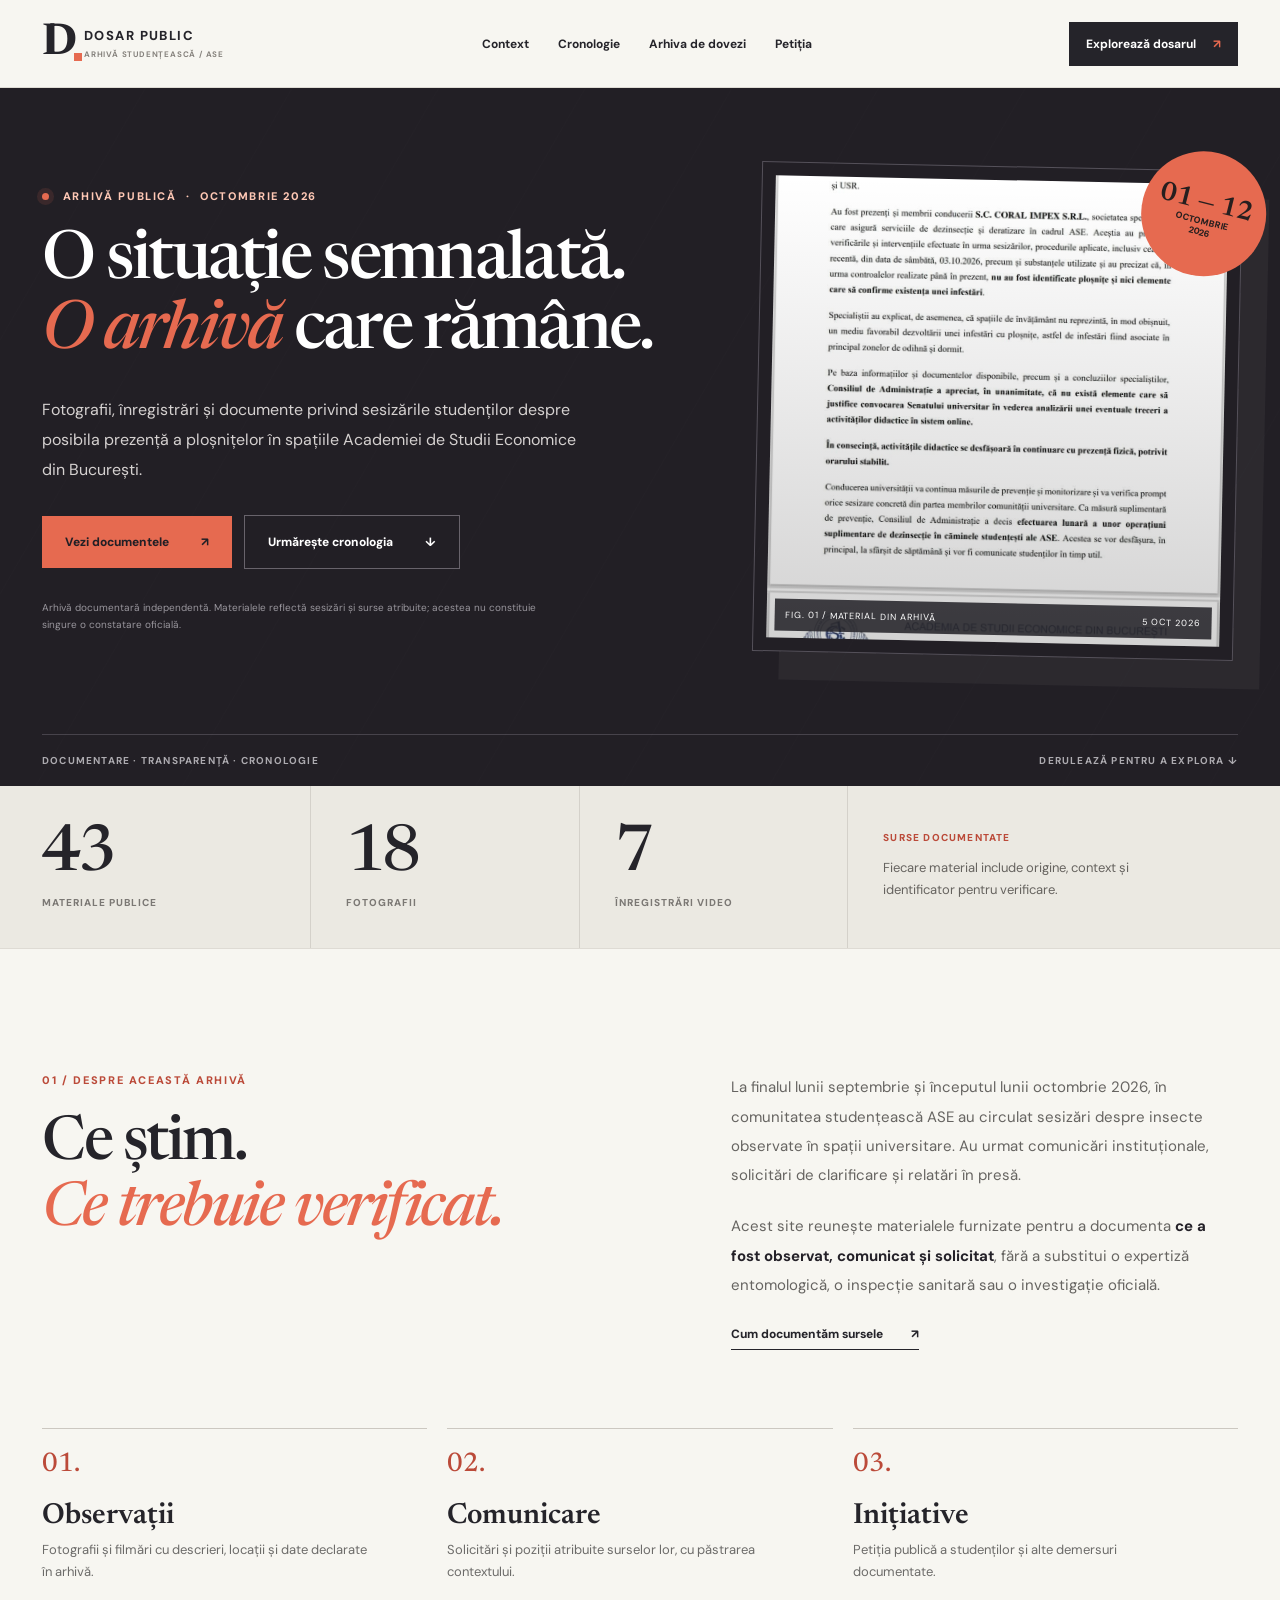
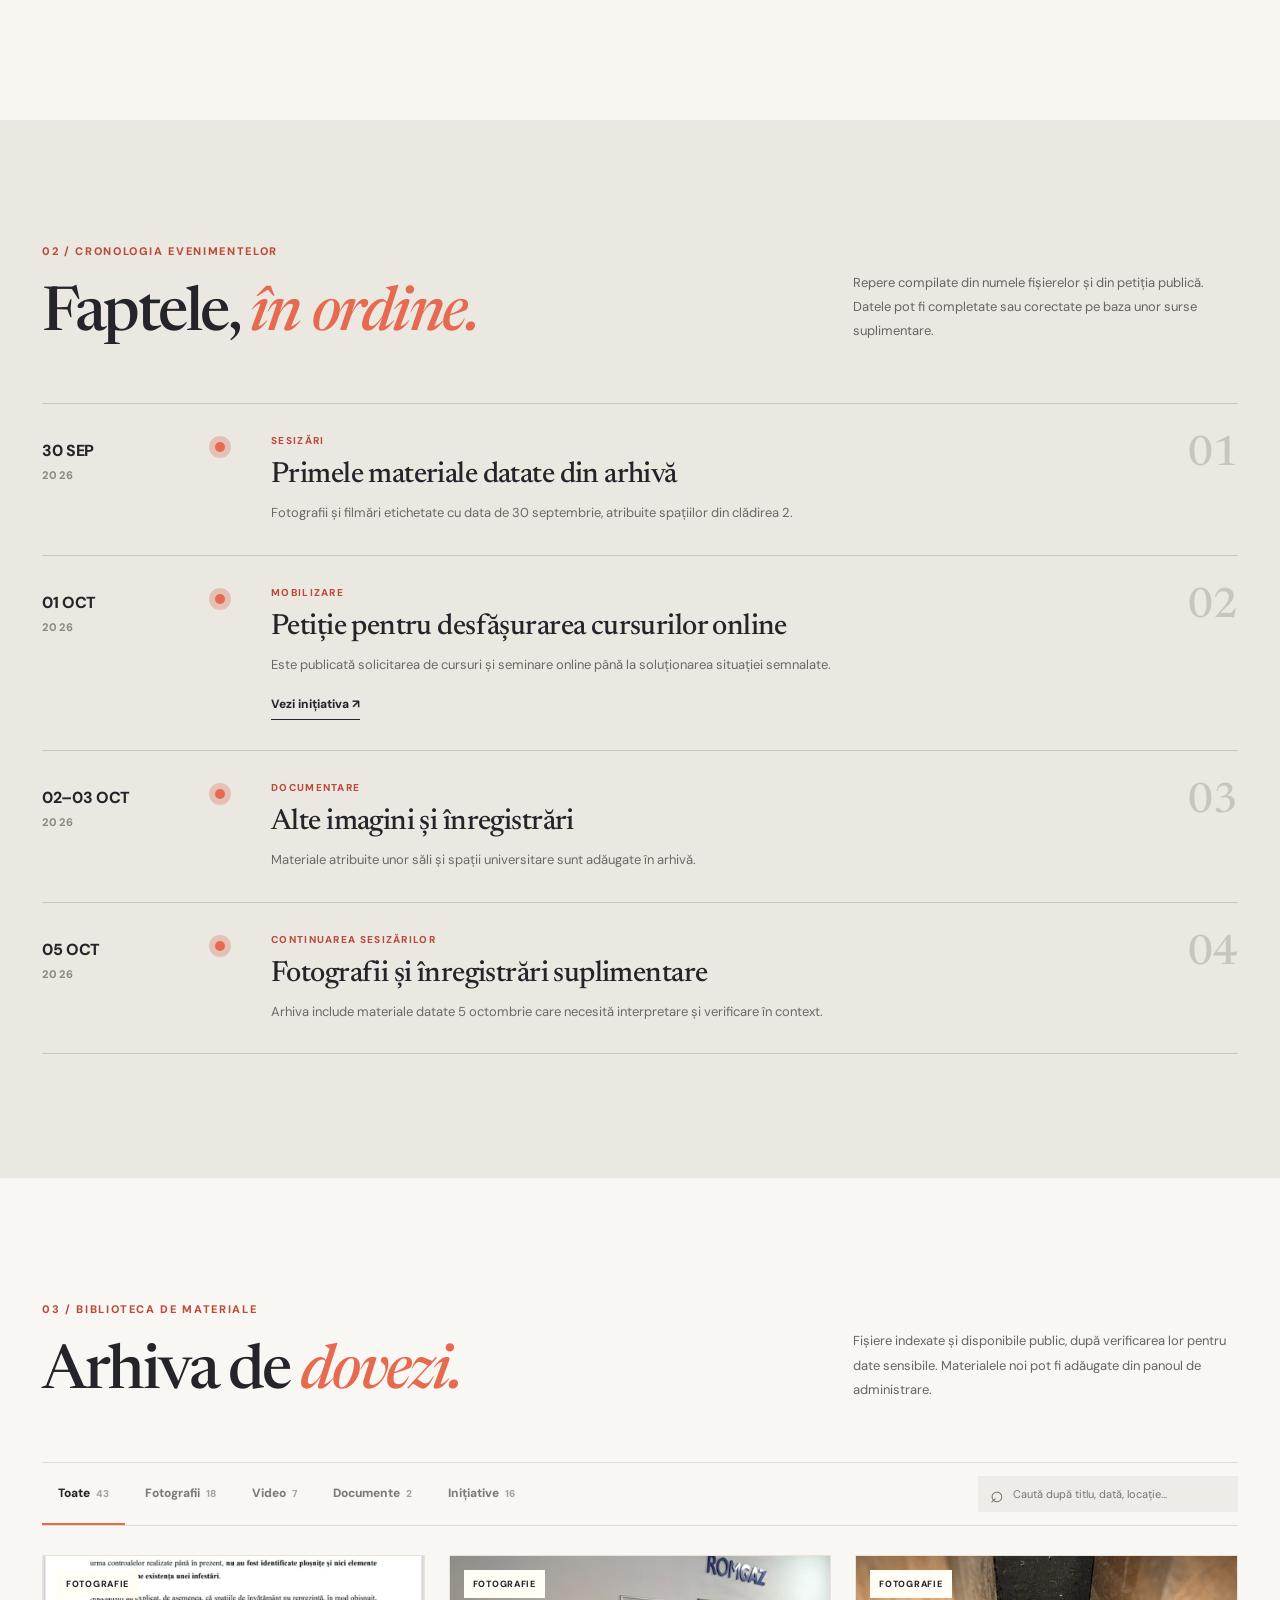
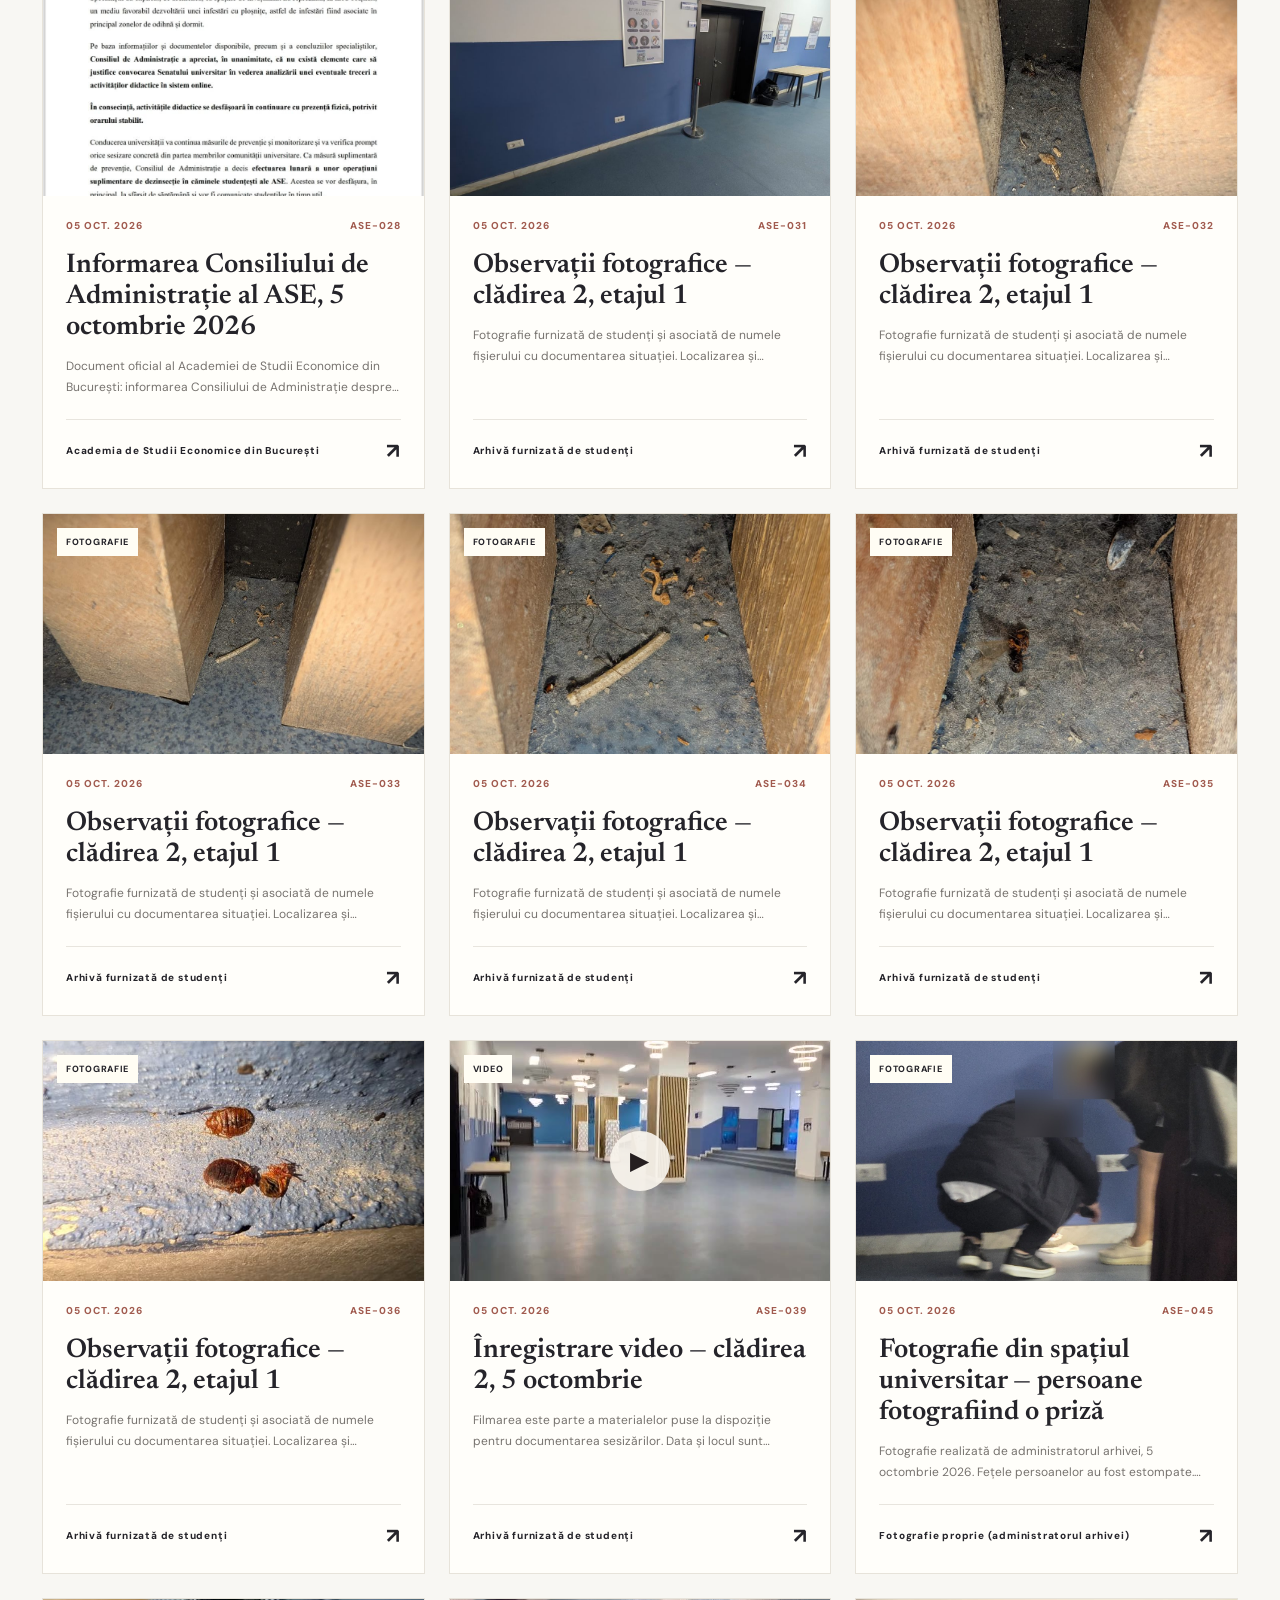
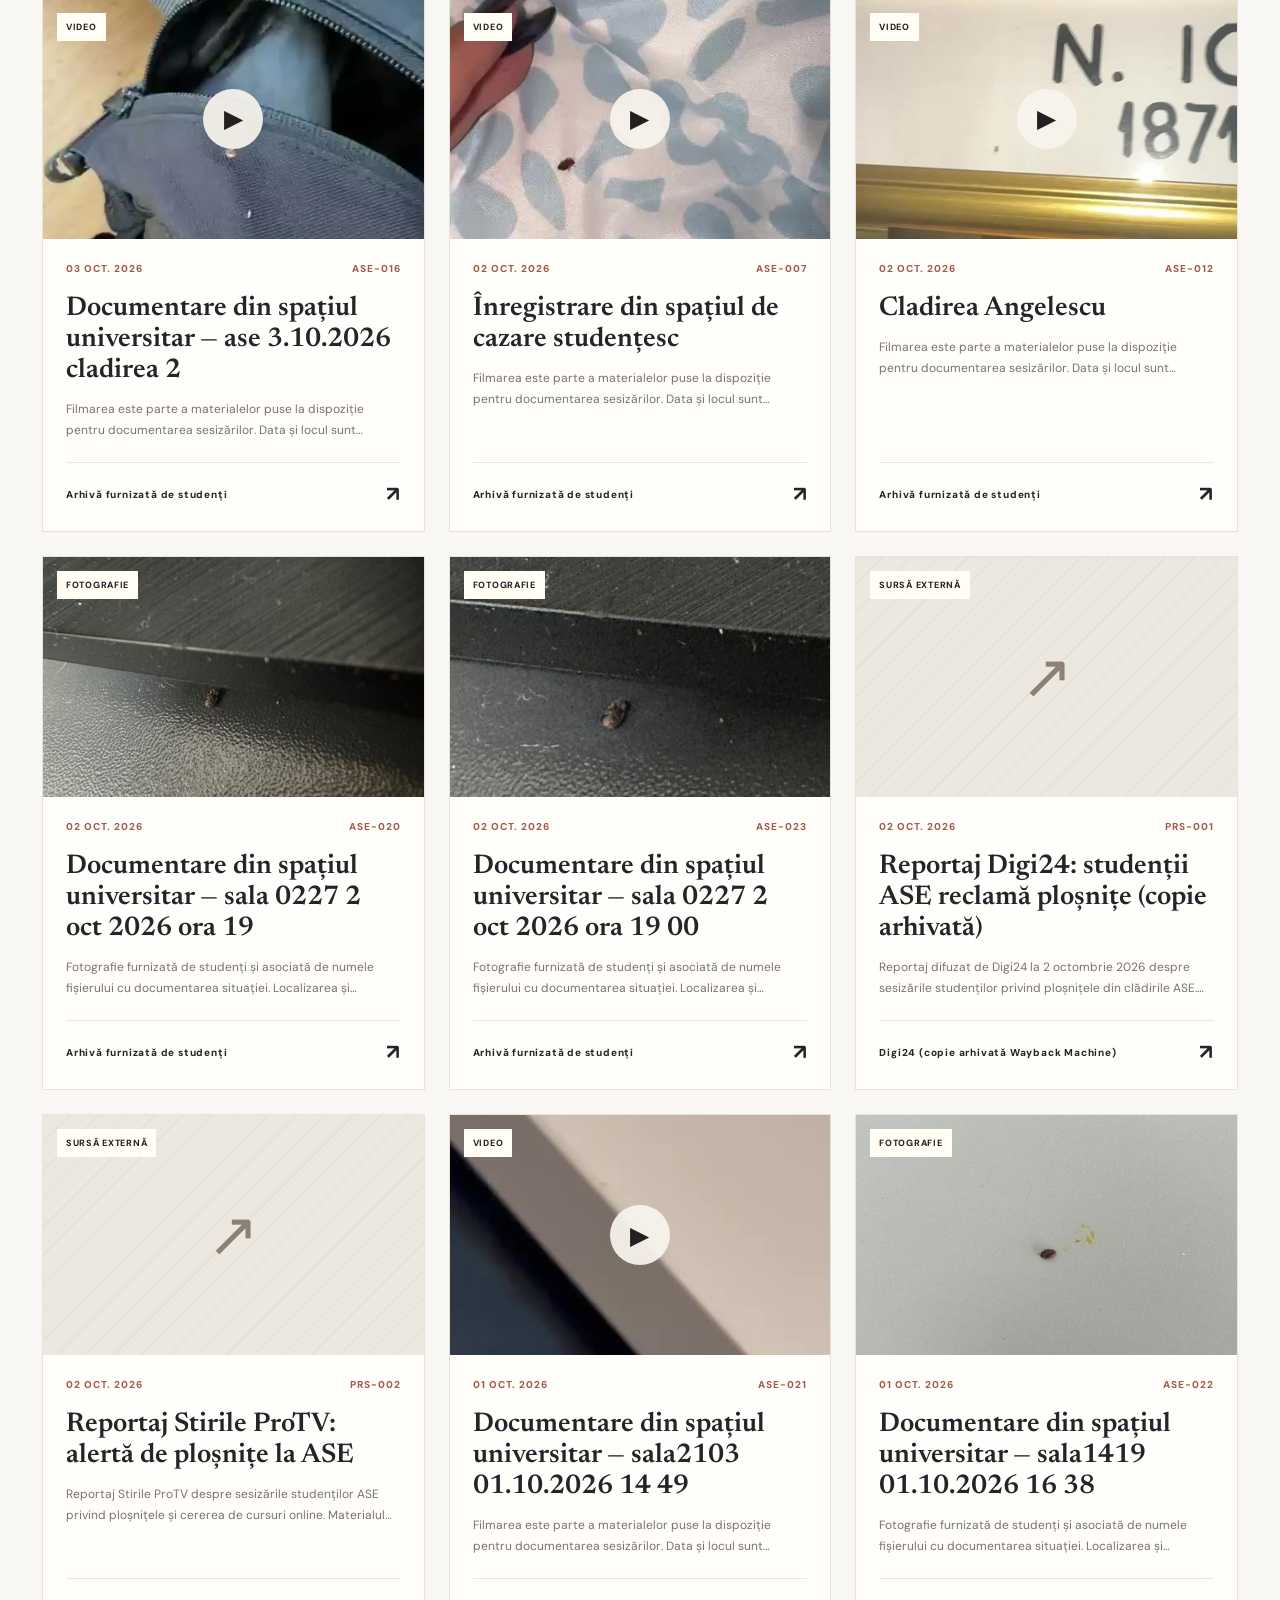
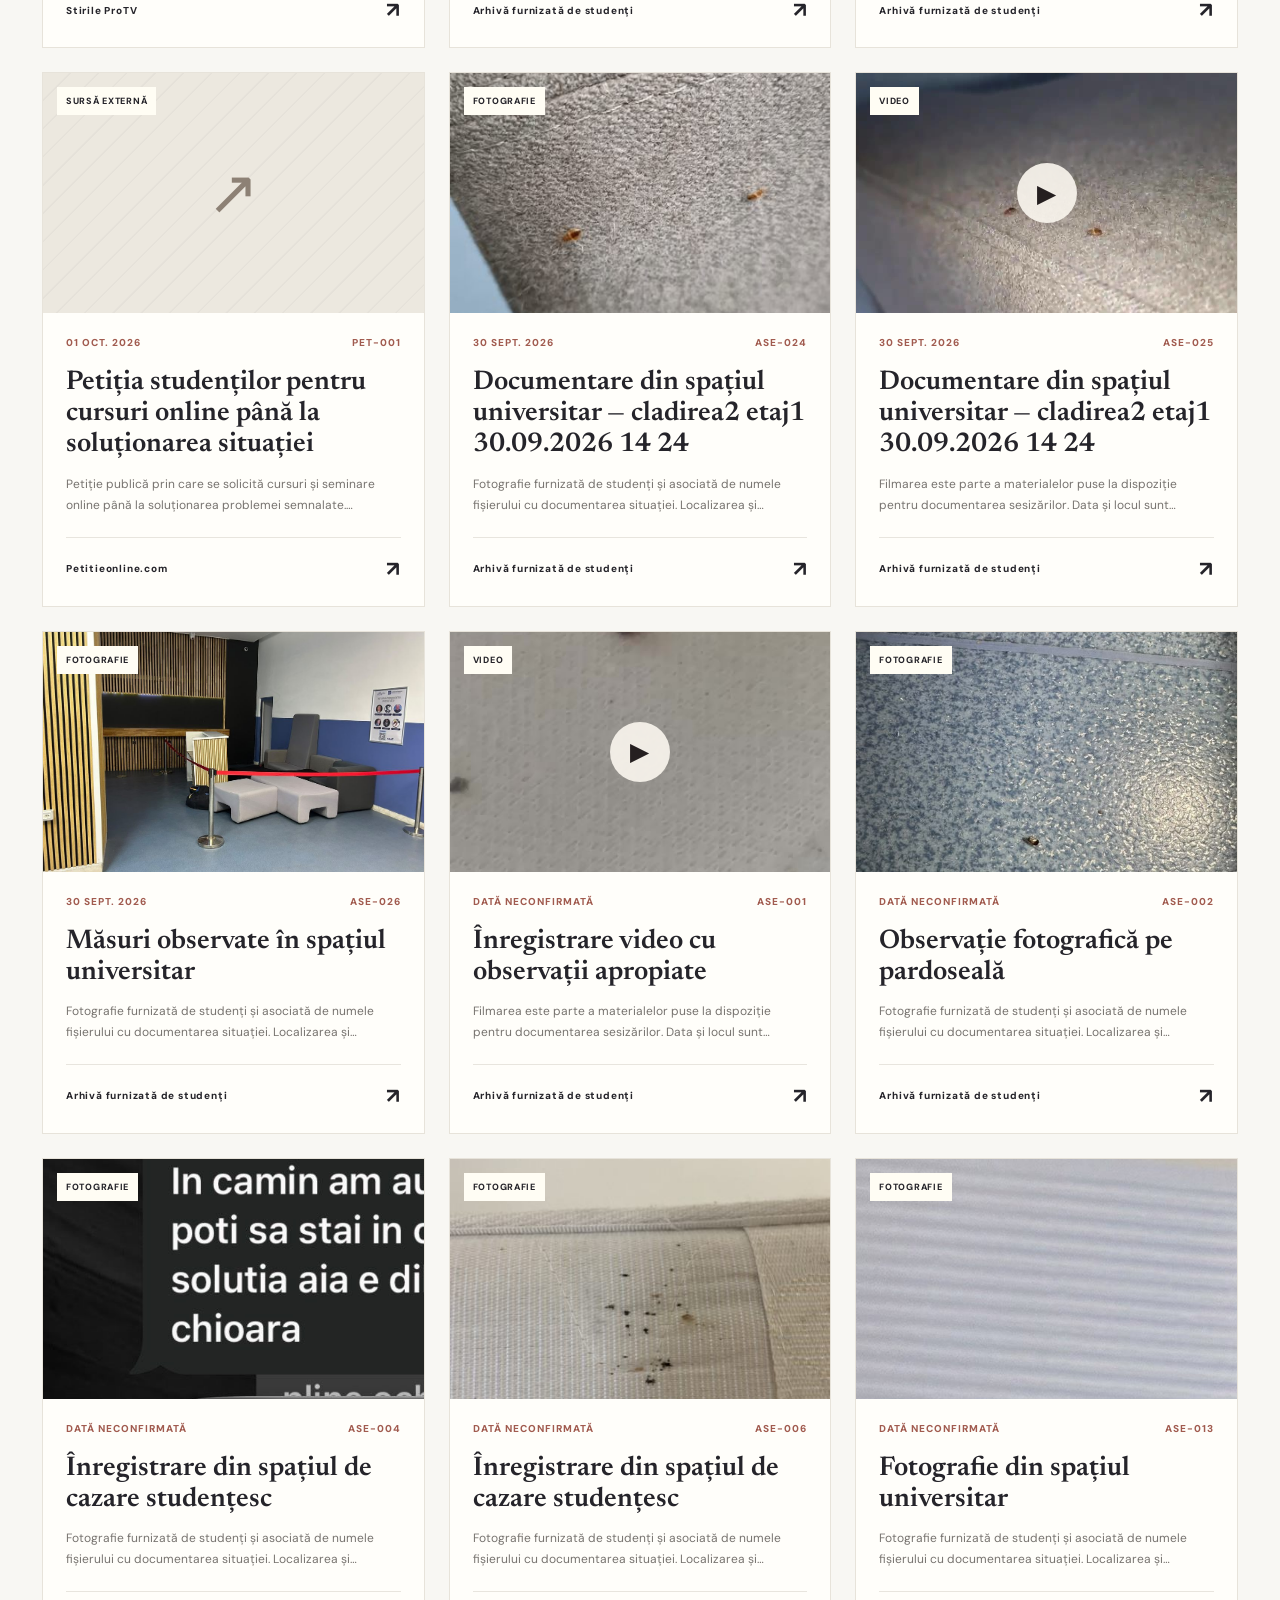
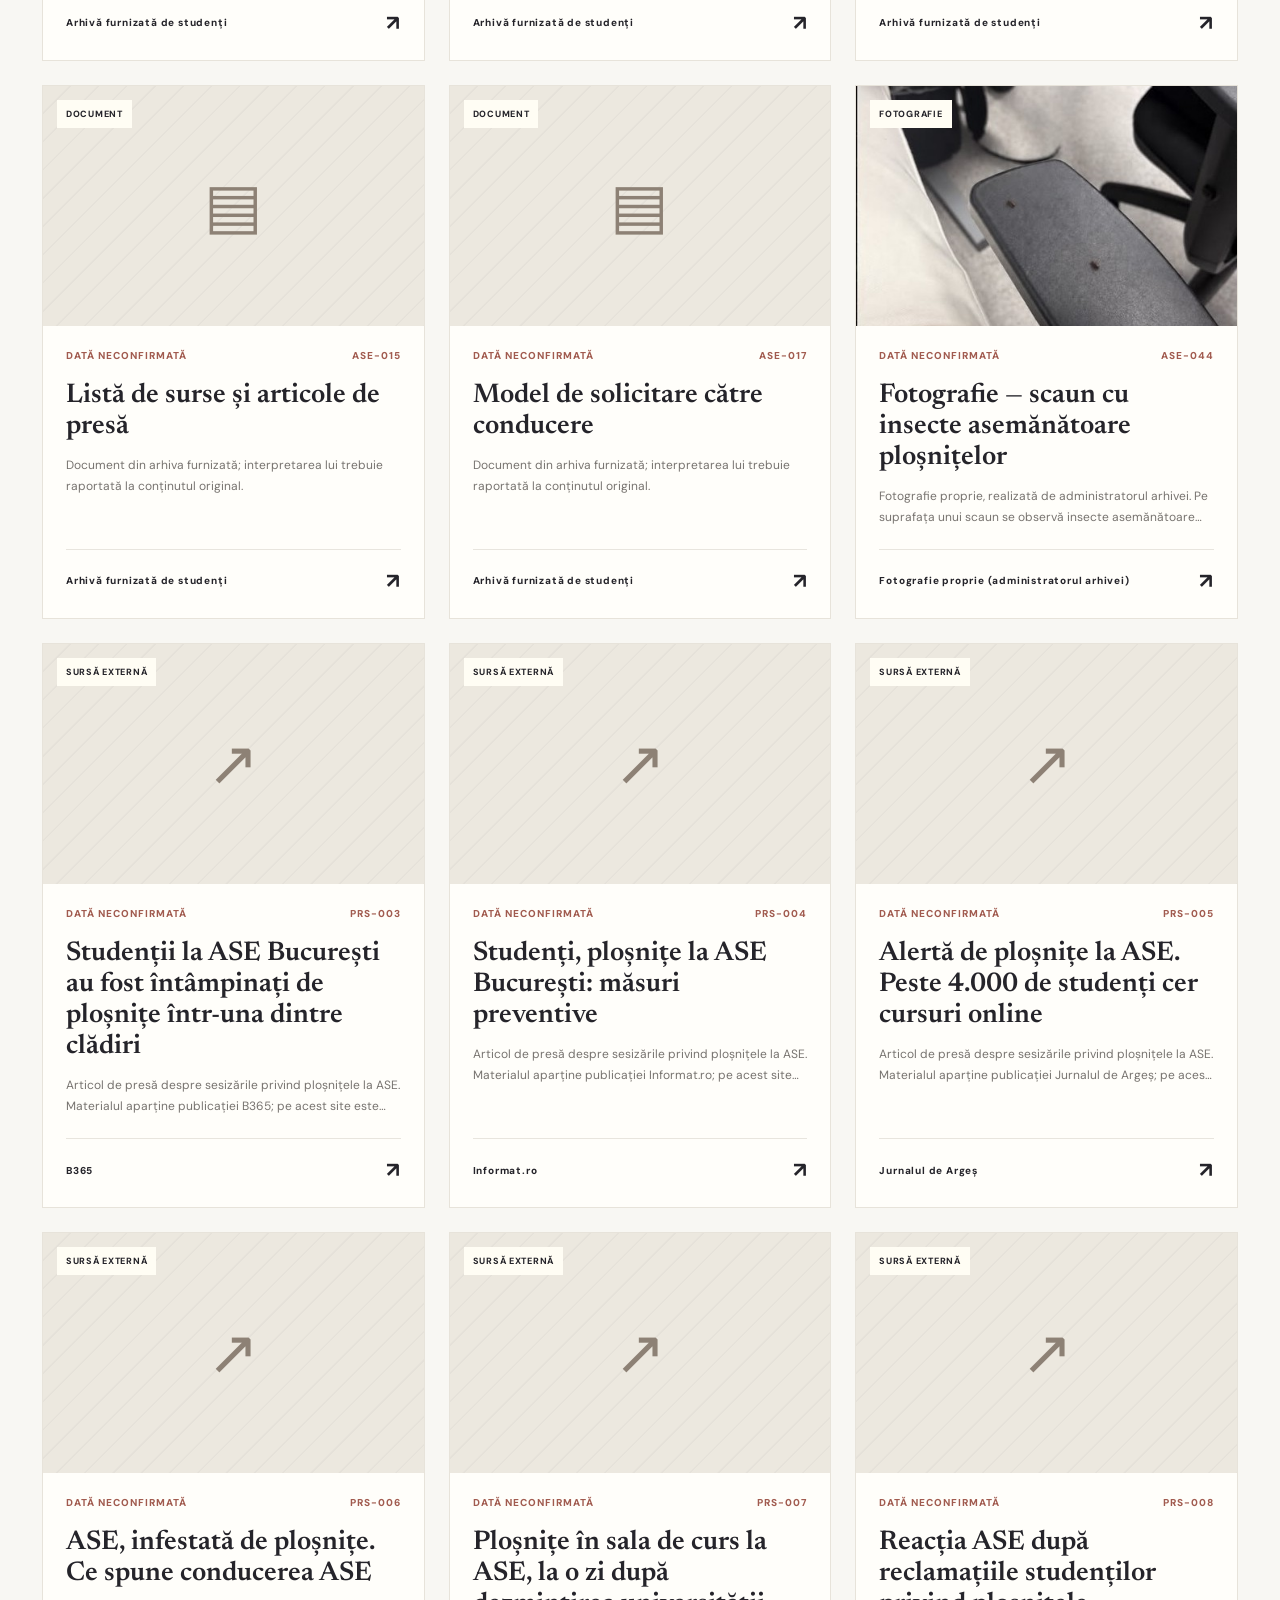
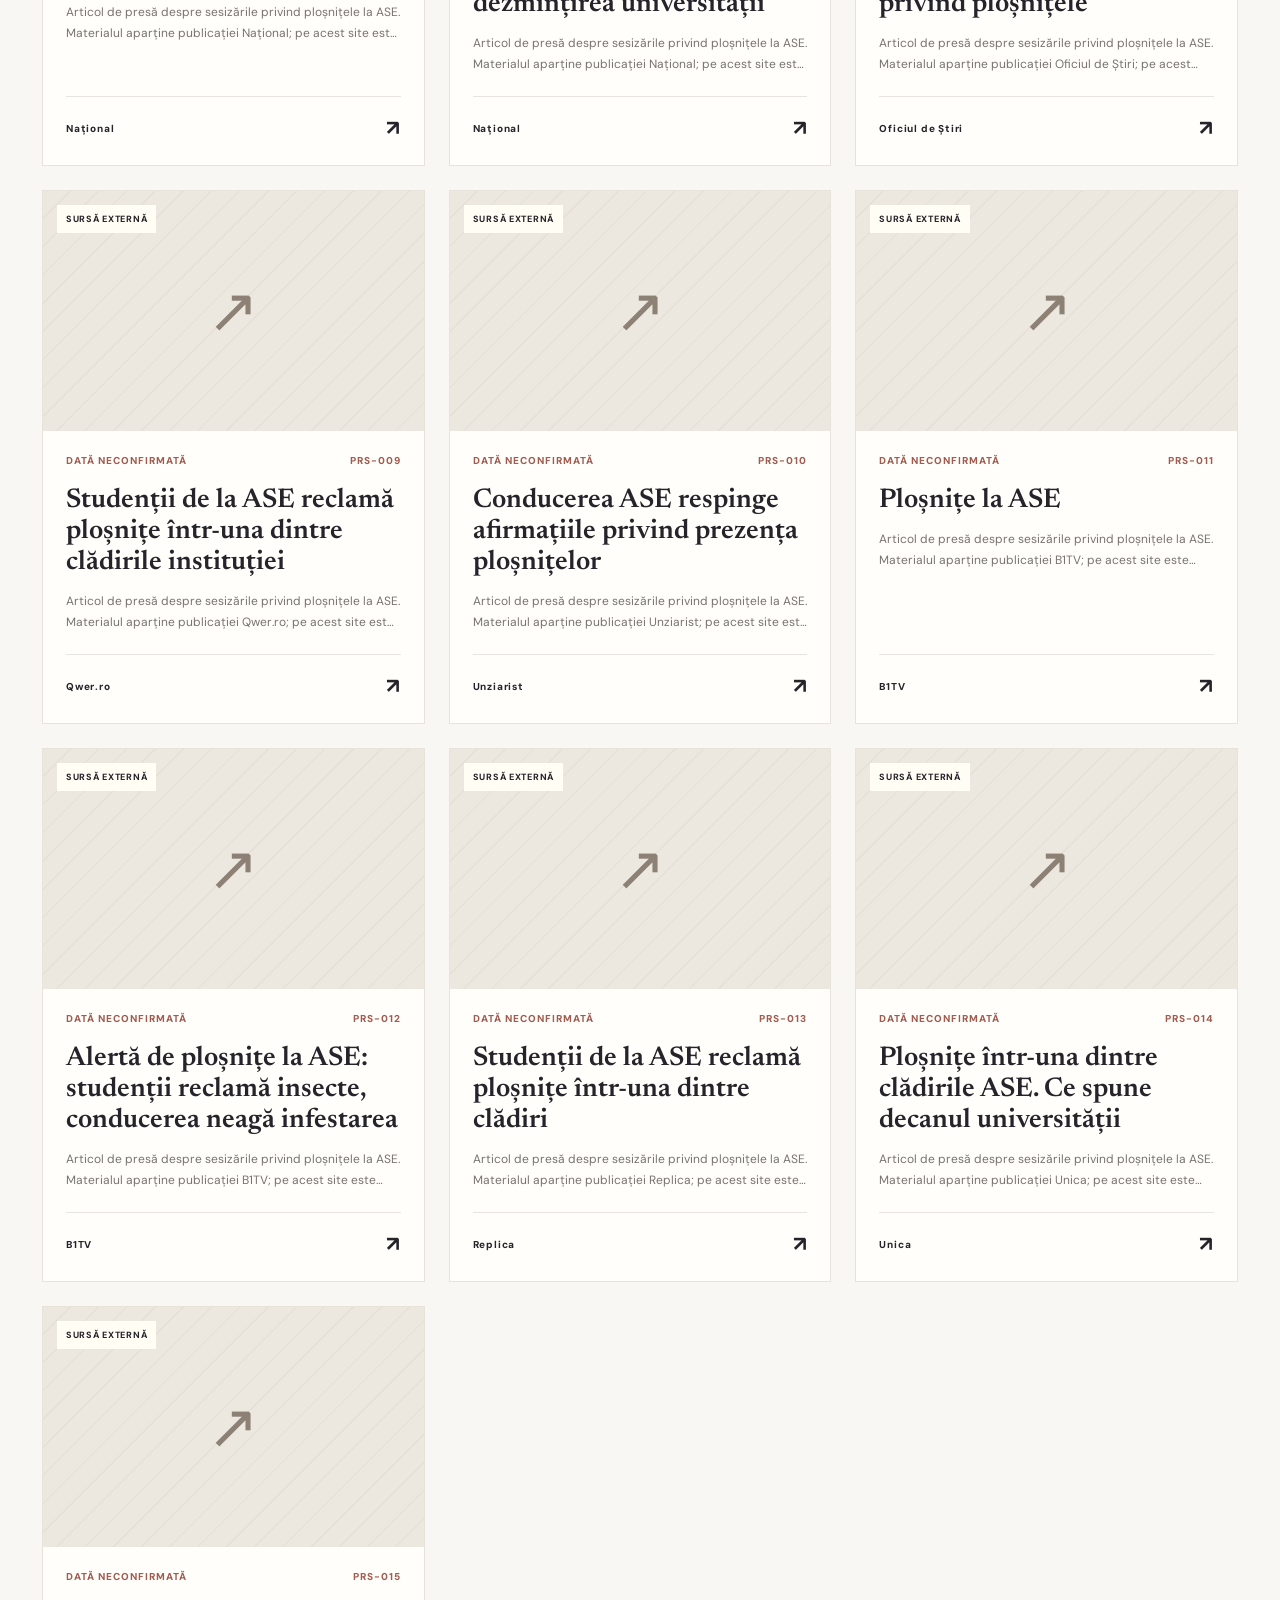
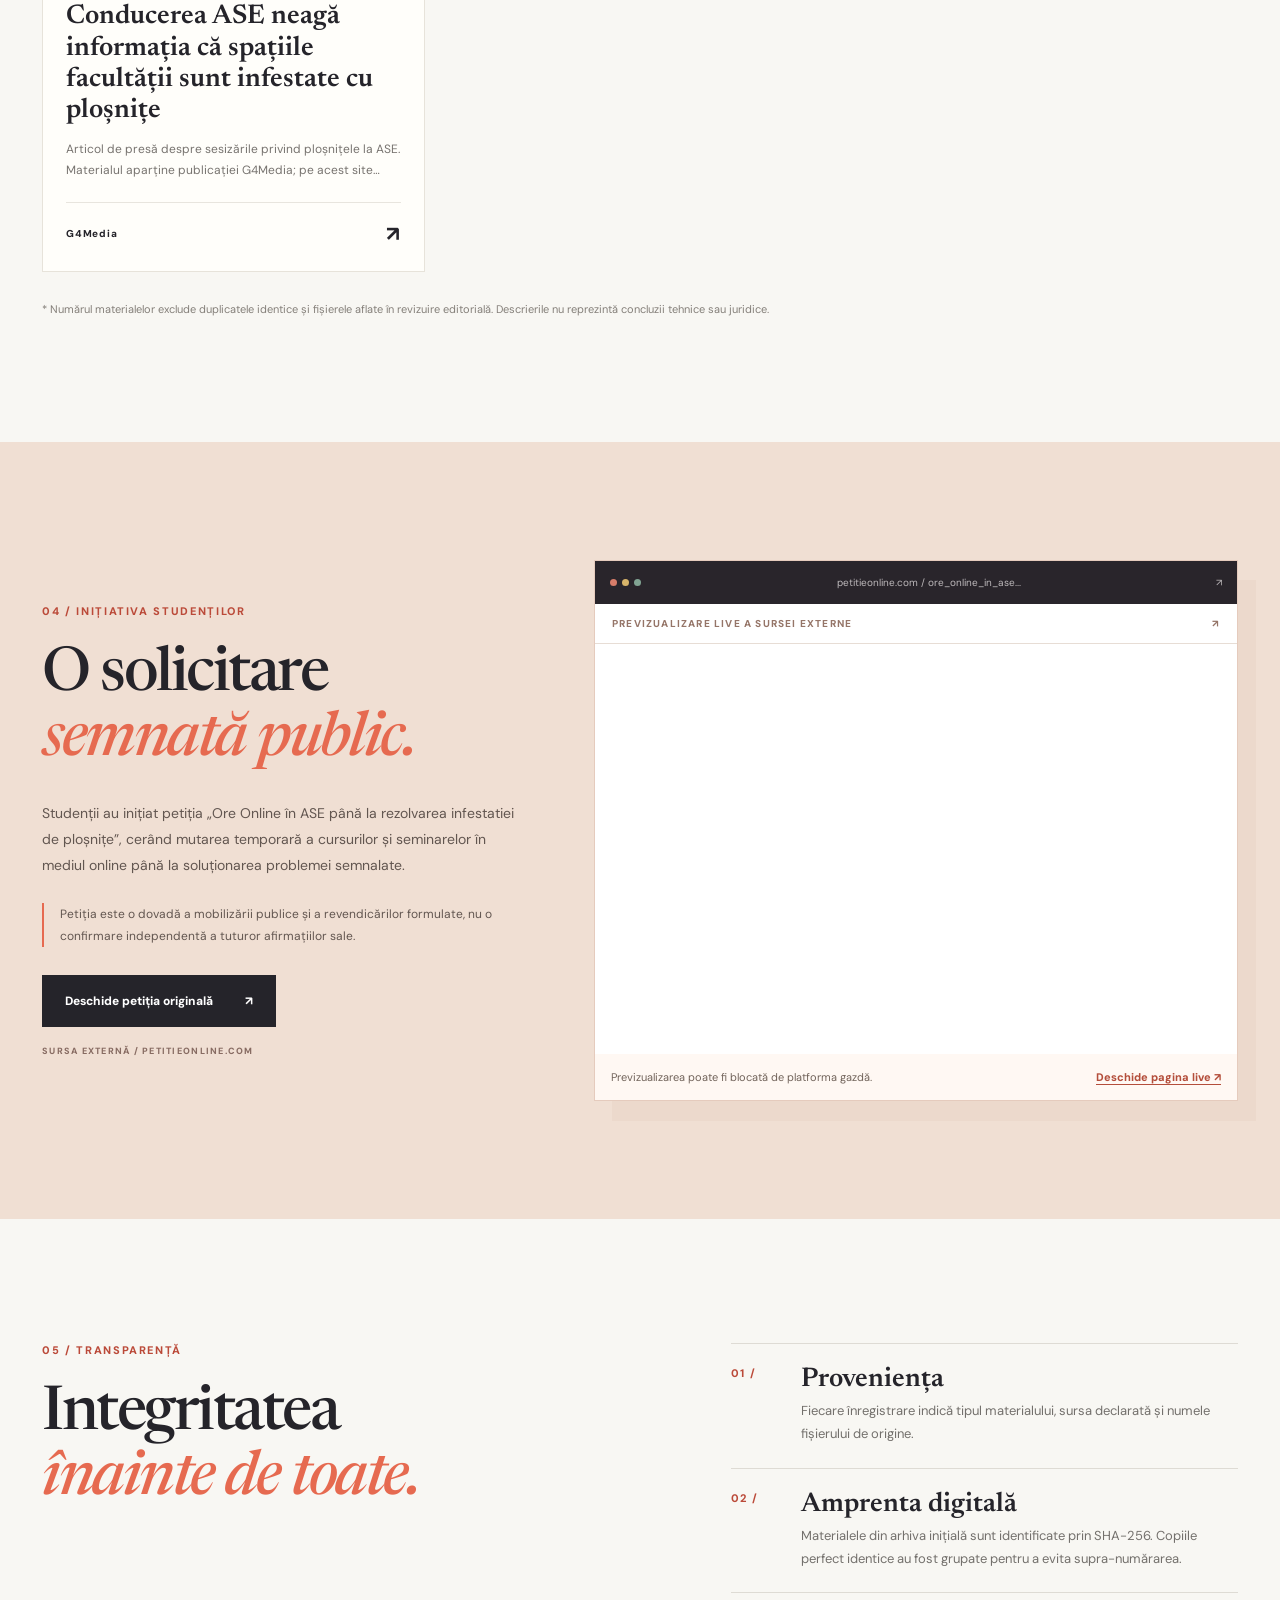
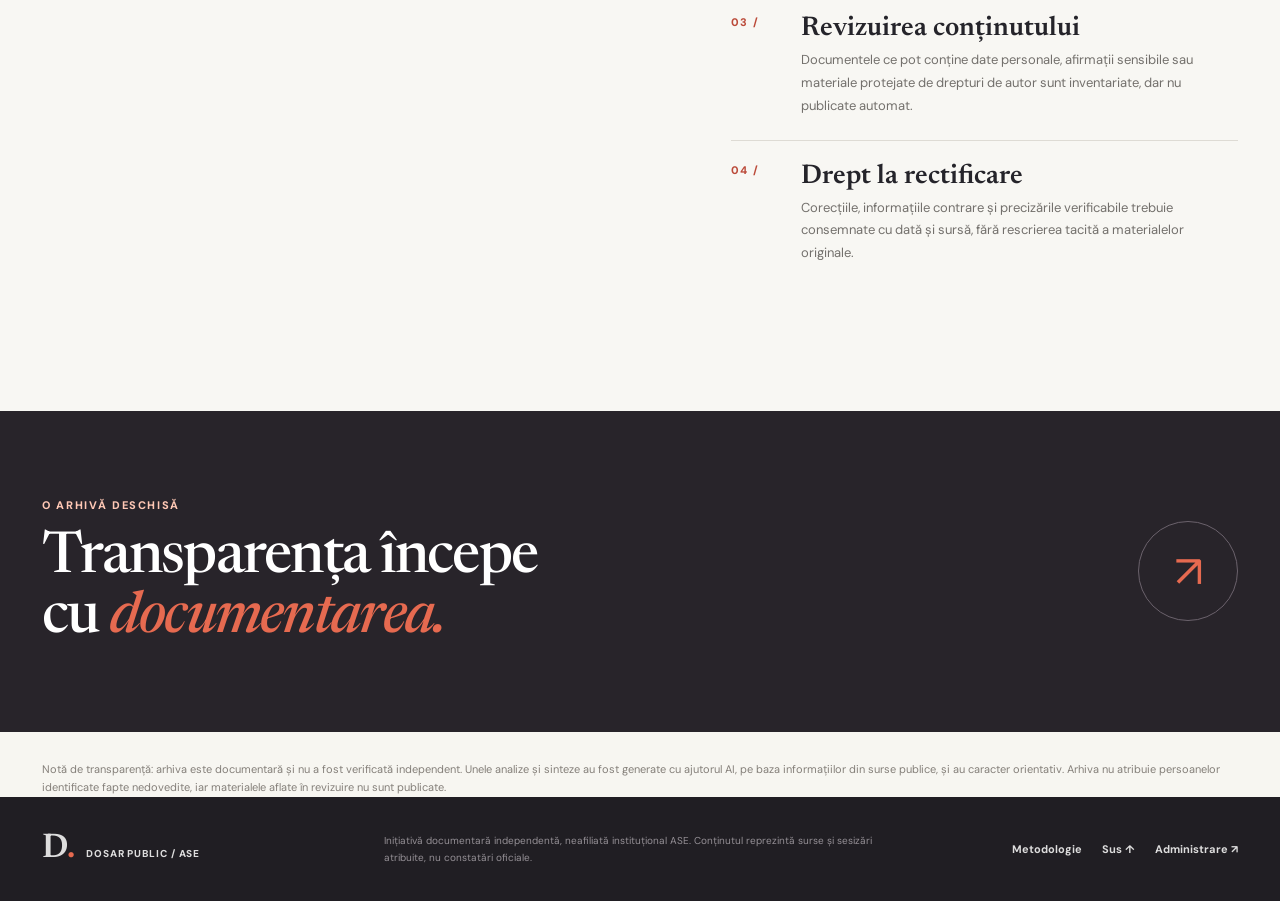
<file: docs/index.html>
<!doctype html>
<html lang="ro">
<head>
  <meta charset="utf-8"><meta name="viewport" content="width=device-width, initial-scale=1">
  <meta name="description" content="Arhivă despre ploșnițele (plosnite) și infestația din clădirile ASE București: foto, video, comunicate, articole de presă și petiția studenților.">
  <meta name="keywords" content="ploșnițe ASE, plosnite ASE, ploșnițe la ASE, plosnite la ASE, plosnite ase, gândaci ASE, gandaci ASE, gândaci la ASE, infestație ploșnițe, infestatie plosnite, infestatie plosnite ASE, infestație ASE, insecte ASE, dezinsecție ASE, ASE București ploșnițe, Academia de Studii Economice ploșnițe, clădirea 2 ASE ploșnițe, cămin ASE ploșnițe, sesizări studenți ASE, petiție ploșnițe ASE, cursuri online ASE ploșnițe, musamalizare ASE">
  <meta name="robots" content="index,follow,max-image-preview:large">
  <link rel="canonical" href="https://noonenobody121.github.io/ASE-PLOSNITE/">
  <meta name="theme-color" content="#211f24"><meta property="og:type" content="website"><meta property="og:site_name" content="Dosar public — ASE"><meta property="og:locale" content="ro_RO"><meta property="og:title" content="Ploșnițe la ASE — arhivă documentară despre infestație | Dosar public"><meta property="og:description" content="Arhivă despre ploșnițele (plosnite) și infestația din clădirile ASE București: foto, video, comunicate, articole de presă și petiția studenților."><meta property="og:url" content="https://noonenobody121.github.io/ASE-PLOSNITE/"><meta property="og:image" content="https://noonenobody121.github.io/ASE-PLOSNITE/media/ase-031-ase-cladirea-2-5-10-2026-plosnite-moarte-etaj-1-2.jpg"><meta name="twitter:card" content="summary_large_image"><meta name="twitter:title" content="Ploșnițe la ASE — arhivă documentară despre infestație"><meta name="twitter:description" content="Foto, video, comunicate și articole despre ploșnițele din clădirile ASE București.">
  <title>Ploșnițe la ASE — arhivă documentară despre infestație | Dosar public</title>
  <script type="application/ld+json">{"@context":"https://schema.org","@graph":[{"@type":"WebSite","@id":"https://noonenobody121.github.io/ASE-PLOSNITE/#website","name":"Dosar public — Sesizările studenților ASE","alternateName":["Ploșnițe la ASE","Plosnite ASE","Infestația cu ploșnițe la ASE"],"url":"https://noonenobody121.github.io/ASE-PLOSNITE/","inLanguage":"ro-RO","description":"Arhivă documentară despre ploșnițele din clădirile Academiei de Studii Economice din București (ASE)."},{"@type":"Dataset","name":"Arhiva documentară: ploșnițe la ASE București","description":"Fotografii, înregistrări video, comunicate, articole de presă și petiția studenților privind ploșnițele din clădirile ASE. Materialele aflate în revizuire nu sunt publicate.","url":"https://noonenobody121.github.io/ASE-PLOSNITE/","inLanguage":"ro-RO","keywords":["ploșnițe","plosnite","ASE","Academia de Studii Economice","infestație","gândaci","dezinsecție","sesizări studenți","petiție"],"temporalCoverage":"2026-09-30/2026-10-13","isAccessibleForFree":true}]}</script>
  <link rel="preconnect" href="https://fonts.googleapis.com"><link rel="preconnect" href="https://fonts.gstatic.com" crossorigin>
  <link href="https://fonts.googleapis.com/css2?family=DM+Sans:wght@400;500;600;700;800&family=Newsreader:opsz,wght@6..72,400;6..72,500;6..72,600;6..72,700&display=swap" rel="stylesheet">
  <link rel="stylesheet" href="assets/style.css"><script defer src="assets/app.js"></script>
</head>
<body>
<a class="skip" href="#main">Sari la conținut</a>
<header class="site-header" id="top">
  <div class="shell header-inner">
    <a class="brand" href="#top" aria-label="Dosar public ASE — început"><span class="brand-mark">D<span class="tiny-square"></span></span><span class="brand-type">DOSAR PUBLIC <small>ARHIVĂ STUDENȚEASCĂ / ASE</small></span></a>
    <nav class="nav" aria-label="Navigație principală"><a href="#context">Context</a><a href="#cronologie">Cronologie</a><a href="#arhiva">Arhiva de dovezi</a><a href="#petitie">Petiția</a></nav>
    <a class="header-action" href="#arhiva">Explorează dosarul <span aria-hidden="true">↗</span></a>
    <button class="mobile-toggle" id="mobile-toggle" aria-label="Deschide meniul" aria-expanded="false">☰</button>
  </div>
</header>
<main id="main">
  <section class="hero" aria-labelledby="hero-title">
    <div class="hero-lines" aria-hidden="true"></div>
    <div class="shell hero-layout">
      <div class="hero-copy">
        <div class="eyebrow light"><span class="live-dot"></span> ARHIVĂ PUBLICĂ &nbsp;·&nbsp; OCTOMBRIE 2026</div>
        <h1 id="hero-title">O situație semnalată.<br><em>O arhivă</em> care rămâne.</h1>
<p class="sr-only">Arhivă documentară despre ploșnițele (plosnite) și infestația semnalată în clădirile Academiei de Studii Economice din București (ASE): fotografii, videoclipuri, comunicate oficiale, articole de presă și petiția studenților pentru cursuri online. Dacă cauți „gândaci” la ASE, arhiva se referă la ploșnițe, nu la gândacii de bucătărie.</p>
        <p class="hero-lead">Fotografii, înregistrări și documente privind sesizările studenților despre posibila prezență a ploșnițelor în spațiile Academiei de Studii Economice din București.</p>
        <div class="hero-buttons"><a class="button button-coral" href="#arhiva">Vezi documentele <span>↗</span></a><a class="button button-outline" href="#cronologie">Urmărește cronologia <span>↓</span></a></div>
        <p class="hero-disclaimer">Arhivă documentară independentă. Materialele reflectă sesizări și surse atribuite; acestea nu constituie singure o constatare oficială.</p>
      </div>
      <div class="hero-visual" aria-label="Fotografie din spațiul universitar inclusă în arhivă">
        <div class="hero-image" id="hero-image"></div>
        <div class="hero-photo-label"><span>FIG. 01 / MATERIAL DIN ARHIVĂ</span><span>5 OCT 2026</span></div>
        <div class="hero-sticker"><strong>01 — 12</strong><small>OCTOMBRIE<br>2026</small></div>
      </div>
    </div>
    <div class="shell hero-bottom"><span>DOCUMENTARE · TRANSPARENȚĂ · CRONOLOGIE</span><span>DERULEAZĂ PENTRU A EXPLORA <span aria-hidden="true">↓</span></span></div>
  </section>
  <section class="ticker"><div class="shell ticker-grid"><div><span class="metric" id="metric-media">—</span><span class="metric-caption">MATERIALE PUBLICE</span></div><div><span class="metric" id="metric-images">—</span><span class="metric-caption">FOTOGRAFII</span></div><div><span class="metric" id="metric-videos">—</span><span class="metric-caption">ÎNREGISTRĂRI VIDEO</span></div><div class="metric-note"><span class="small-overline">SURSE DOCUMENTATE</span><p>Fiecare material include origine, context și identificator pentru verificare.</p></div></div></section>
  <section class="section introduction" id="context">
    <div class="shell intro-grid">
      <div><div class="eyebrow">01 / DESPRE ACEASTĂ ARHIVĂ</div><h2>Ce știm.<br><em>Ce trebuie verificat.</em></h2></div>
      <div class="intro-prose"><p>La finalul lunii septembrie și începutul lunii octombrie 2026, în comunitatea studențească ASE au circulat sesizări despre insecte observate în spații universitare. Au urmat comunicări instituționale, solicitări de clarificare și relatări în presă.</p><p>Acest site reunește materialele furnizate pentru a documenta <strong>ce a fost observat, comunicat și solicitat</strong>, fără a substitui o expertiză entomologică, o inspecție sanitară sau o investigație oficială.</p><a href="#metodologie" class="text-link">Cum documentăm sursele <span>↗</span></a></div>
    </div>
    <div class="shell steps-grid"><article class="step"><span class="step-num">01.</span><h3>Observații</h3><p>Fotografii și filmări cu descrieri, locații și date declarate în arhivă.</p></article><article class="step"><span class="step-num">02.</span><h3>Comunicare</h3><p>Solicitări și poziții atribuite surselor lor, cu păstrarea contextului.</p></article><article class="step"><span class="step-num">03.</span><h3>Inițiative</h3><p>Petiția publică a studenților și alte demersuri documentate.</p></article></div>
  </section>
  <section class="section chronology" id="cronologie"><div class="shell"><div class="section-head"><div><div class="eyebrow">02 / CRONOLOGIA EVENIMENTELOR</div><h2>Faptele, <em>în ordine.</em></h2></div><p>Repere compilate din numele fișierelor și din petiția publică. Datele pot fi completate sau corectate pe baza unor surse suplimentare.</p></div>
    <div class="timeline">
      <article class="time-item"><div class="time-date">30 SEP <span>2026</span></div><div class="time-node"></div><div class="time-text"><div class="tag">SESIZĂRI</div><h3>Primele materiale datate din arhivă</h3><p>Fotografii și filmări etichetate cu data de 30 septembrie, atribuite spațiilor din clădirea 2.</p></div><div class="time-index">01</div></article>
      <article class="time-item"><div class="time-date">01 OCT <span>2026</span></div><div class="time-node"></div><div class="time-text"><div class="tag">MOBILIZARE</div><h3>Petiție pentru desfășurarea cursurilor online</h3><p>Este publicată solicitarea de cursuri și seminare online până la soluționarea situației semnalate.</p><a href="#petitie" class="small-link">Vezi inițiativa ↗</a></div><div class="time-index">02</div></article>
      <article class="time-item"><div class="time-date">02–03 OCT <span>2026</span></div><div class="time-node"></div><div class="time-text"><div class="tag">DOCUMENTARE</div><h3>Alte imagini și înregistrări</h3><p>Materiale atribuite unor săli și spații universitare sunt adăugate în arhivă.</p></div><div class="time-index">03</div></article>
      <article class="time-item"><div class="time-date">05 OCT <span>2026</span></div><div class="time-node"></div><div class="time-text"><div class="tag">CONTINUAREA SESIZĂRILOR</div><h3>Fotografii și înregistrări suplimentare</h3><p>Arhiva include materiale datate 5 octombrie care necesită interpretare și verificare în context.</p></div><div class="time-index">04</div></article>
    </div>
  </div></section>
  <section class="section archive" id="arhiva"><div class="shell"><div class="section-head archive-head"><div><div class="eyebrow">03 / BIBLIOTECA DE MATERIALE</div><h2>Arhiva de <em>dovezi.</em></h2></div><p>Fișiere indexate și disponibile public, după verificarea lor pentru date sensibile. Materialele noi pot fi adăugate din panoul de administrare.</p></div>
    <div class="archive-toolbar"><div class="filters" role="group" aria-label="Filtrează după tip"><button class="filter active" type="button" data-filter="all">Toate <span id="count-all">0</span></button><button class="filter" type="button" data-filter="foto">Fotografii <span id="count-foto">0</span></button><button class="filter" type="button" data-filter="video">Video <span id="count-video">0</span></button><button class="filter" type="button" data-filter="document">Documente <span id="count-document">0</span></button><button class="filter" type="button" data-filter="link">Inițiative <span id="count-link">0</span></button></div><label class="search-label"><span aria-hidden="true">⌕</span><span class="sr-only">Caută în arhivă</span><input id="archive-search" type="search" placeholder="Caută după titlu, dată, locație…"></label></div>
    <div id="evidence-grid" class="evidence-grid" aria-live="polite"><p class="loading">Se încarcă arhiva…</p></div>
    <p class="archive-footnote">* Numărul materialelor exclude duplicatele identice și fișierele aflate în revizuire editorială. Descrierile nu reprezintă concluzii tehnice sau juridice.</p>
  </div></section>
  <section class="section petition" id="petitie"><div class="shell petition-layout"><div class="petition-copy"><div class="eyebrow">04 / INIȚIATIVA STUDENȚILOR</div><h2>O solicitare<br><em>semnată public.</em></h2><p>Studenții au inițiat petiția „Ore Online în ASE până la rezolvarea infestatiei de ploșnițe”, cerând mutarea temporară a cursurilor și seminarelor în mediul online până la soluționarea problemei semnalate.</p><p class="petition-detail">Petiția este o dovadă a mobilizării publice și a revendicărilor formulate, nu o confirmare independentă a tuturor afirmațiilor sale.</p><a class="button button-dark" href="https://www.petitieonline.com/ore_online_in_ase_pan_la_rezolvarea_infestatiei_de_plonite" target="_blank" rel="noopener noreferrer">Deschide petiția originală <span>↗</span></a><span class="petition-domain">SURSA EXTERNĂ / PETITIEONLINE.COM</span></div>
    <div class="petition-view"><div class="browser-top"><div class="browser-dots"><i></i><i></i><i></i></div><span class="browser-url">petitieonline.com / ore_online_in_ase...</span><span aria-hidden="true">↗</span></div><div class="frame-note">PREVIZUALIZARE LIVE A SURSEI EXTERNE <span>↗</span></div><iframe id="petition-frame" title="Previzualizarea live a petiției studenților" loading="lazy" referrerpolicy="strict-origin-when-cross-origin" src="https://www.petitieonline.com/ore_online_in_ase_pan_la_rezolvarea_infestatiei_de_plonite"></iframe><div class="frame-fallback"><span>Previzualizarea poate fi blocată de platforma gazdă.</span><a href="https://www.petitieonline.com/ore_online_in_ase_pan_la_rezolvarea_infestatiei_de_plonite" target="_blank" rel="noopener noreferrer">Deschide pagina live ↗</a></div></div>
  </div></section>
  <section class="section methodology" id="metodologie"><div class="shell method-grid"><div><div class="eyebrow">05 / TRANSPARENȚĂ</div><h2>Integritatea<br><em>înainte de toate.</em></h2></div><div class="method-items"><article><span>01 /</span><div><h3>Proveniența</h3><p>Fiecare înregistrare indică tipul materialului, sursa declarată și numele fișierului de origine.</p></div></article><article><span>02 /</span><div><h3>Amprenta digitală</h3><p>Materialele din arhiva inițială sunt identificate prin SHA-256. Copiile perfect identice au fost grupate pentru a evita supra-numărarea.</p></div></article><article><span>03 /</span><div><h3>Revizuirea conținutului</h3><p>Documentele ce pot conține date personale, afirmații sensibile sau materiale protejate de drepturi de autor sunt inventariate, dar nu publicate automat.</p></div></article><article><span>04 /</span><div><h3>Drept la rectificare</h3><p>Corecțiile, informațiile contrare și precizările verificabile trebuie consemnate cu dată și sursă, fără rescrierea tacită a materialelor originale.</p></div></article></div></div></section>
  <section class="closing"><div class="shell closing-grid"><div><span class="eyebrow light">O ARHIVĂ DESCHISĂ</span><h2>Transparența începe<br>cu <em>documentarea.</em></h2></div><a href="#arhiva" class="circle-arrow" aria-label="Revino la arhivă">↗</a></div></section>
</main>
<div class="shell"><p class="archive-footnote">Notă de transparență: arhiva este documentară și nu a fost verificată independent. Unele analize și sinteze au fost generate cu ajutorul AI, pe baza informațiilor din surse publice, și au caracter orientativ. Arhiva nu atribuie persoanelor identificate fapte nedovedite, iar materialele aflate în revizuire nu sunt publicate.</p></div><footer class="footer"><div class="shell footer-inner"><div class="footer-logo">D<span>.</span> <small>DOSAR PUBLIC / ASE</small></div><p>Inițiativă documentară independentă, neafiliată instituțional ASE. Conținutul reprezintă surse și sesizări atribuite, nu constatări oficiale.</p><div class="footer-links"><a href="#metodologie">Metodologie</a><a href="#top">Sus ↑</a><a href="admin/">Administrare ↗</a></div></div></footer>
<dialog id="evidence-modal" class="evidence-modal" aria-labelledby="modal-title"><div class="modal-head"><span>FIȘA MATERIALULUI</span><button type="button" id="modal-close" aria-label="Închide detaliile">✕</button></div><div id="modal-body"></div></dialog>
</body>
</html>
</file>
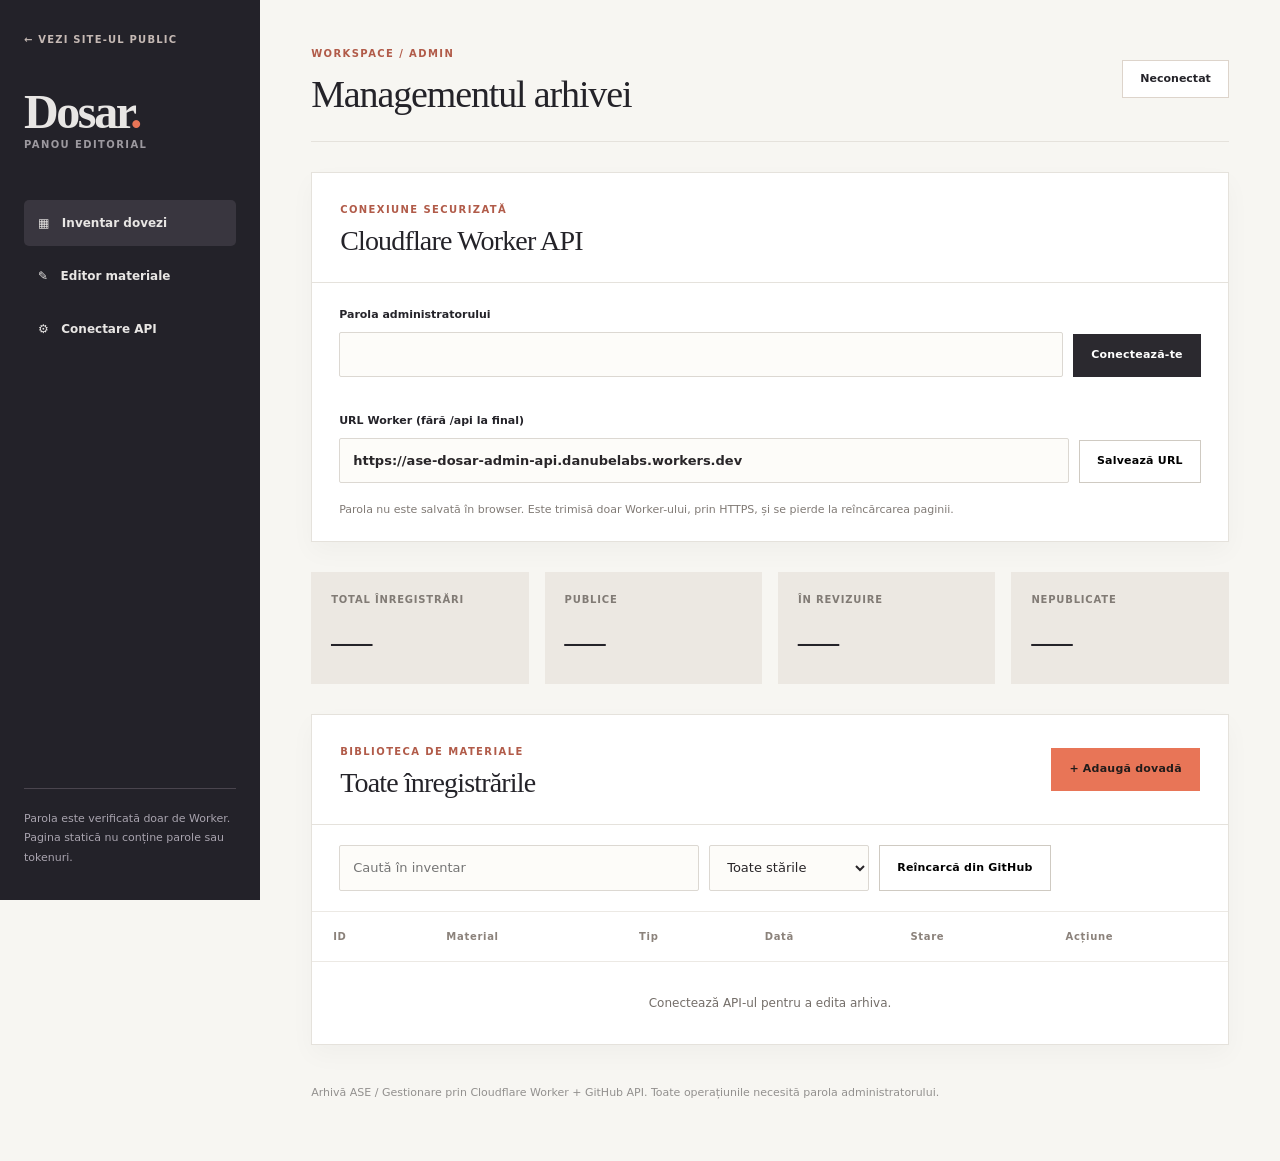
<file: docs/admin/index.html>
<!doctype html><html lang="ro"><head><meta charset="utf-8"><meta name="viewport" content="width=device-width,initial-scale=1"><meta name="robots" content="noindex,nofollow"><title>Administrare dovezi — Dosar public ASE</title><link rel="stylesheet" href="../assets/admin.css"><script defer src="../assets/admin.js"></script></head>
<body><div class="layout"><aside class="sidebar"><a class="back" href="../">← VEZI SITE-UL PUBLIC</a><h1>Dosar<span>.</span><small>Panou editorial</small></h1><div class="side-nav"><a class="active" href="#inventory">▦ &nbsp; Inventar dovezi</a><a href="#editor">✎ &nbsp; Editor materiale</a><a href="#settings">⚙ &nbsp; Conectare API</a></div><div class="sidebar-note">Parola este verificată doar de Worker. Pagina statică nu conține parole sau tokenuri.</div></aside>
<main class="workspace"><header class="topbar"><div><span class="overline">WORKSPACE / ADMIN</span><h2>Managementul arhivei</h2></div><div id="auth-status" class="auth-pill">Neconectat</div></header>
<section class="config panel" id="settings"><div class="panel-heading"><div><span class="overline">CONEXIUNE SECURIZATĂ</span><h3>Cloudflare Worker API</h3></div></div><div class="config-row"><label class="field wide">Parola administratorului<input type="password" id="parola" autocomplete="current-password"></label><button id="connect-btn" class="btn dark" type="button">Conectează-te</button></div><div class="config-row"><label class="field wide">URL Worker (fără /api la final)<input type="url" id="api-url"></label><button id="save-config" class="btn outline" type="button">Salvează URL</button></div><p class="hint">Parola nu este salvată în browser. Este trimisă doar Worker-ului, prin HTTPS, și se pierde la reîncărcarea paginii.</p><div id="message" role="status" aria-live="polite"></div></section>
<section class="stats"><div class="stat"><span>TOTAL ÎNREGISTRĂRI</span><strong id="s-total">—</strong></div><div class="stat"><span>PUBLICE</span><strong id="s-public">—</strong></div><div class="stat"><span>ÎN REVIZUIRE</span><strong id="s-review">—</strong></div><div class="stat"><span>NEPUBLICATE</span><strong id="s-draft">—</strong></div></section>
<section class="panel" id="inventory"><div class="panel-heading"><div><span class="overline">BIBLIOTECA DE MATERIALE</span><h3>Toate înregistrările</h3></div><button id="add-btn" class="btn primary" type="button">+ Adaugă dovadă</button></div><div class="table-toolbar"><input id="list-search" type="search" placeholder="Caută în inventar"><select id="list-filter" aria-label="Filtrează statutul"><option value="all">Toate stările</option><option value="published">Publicate</option><option value="review">În revizuire</option><option value="draft">Nepublicate</option></select><button id="reload-btn" class="btn outline" type="button">Reîncarcă din GitHub</button></div><div class="table-wrap"><table><thead><tr><th>ID</th><th>Material</th><th>Tip</th><th>Dată</th><th>Stare</th><th>Acțiune</th></tr></thead><tbody id="items-table"><tr><td colspan="6" class="empty">Conectează API-ul pentru a edita arhiva.</td></tr></tbody></table></div></section>
<section class="panel editor" id="editor" hidden><div class="panel-heading"><div><span class="overline">EDITOR</span><h3 id="edit-heading">Editează materialul</h3></div><button class="btn outline" type="button" id="close-editor">Închide</button></div><form id="edit-form"><div class="form-grid"><label class="field">Identificator<input name="id" required minlength="2" maxlength="45" pattern="[A-Za-z0-9-]+"></label><label class="field">Dată indicată<input name="date" type="date"></label><label class="field wide">Titlu public<input name="title" required minlength="3" maxlength="250"></label><label class="field">Tip<select name="type"><option value="foto">Fotografie</option><option value="video">Video</option><option value="document">Document</option><option value="link">Link extern</option></select></label><label class="field">Categorie<select name="category"><option value="teren">Observații din teren</option><option value="corespondenta">Corespondență</option><option value="presa">Presă și cercetare</option><option value="initiativa">Inițiativă</option><option value="altele">Altele</option></select></label><label class="field">Stare<select name="status"><option value="review">În revizuire</option><option value="draft">Nepublicat</option><option value="published">Publicat</option></select></label><label class="field">Sursă<input name="source" maxlength="1000"></label><label class="field wide">Descriere / context<textarea name="description" required rows="5" maxlength="8000"></textarea></label><label class="field">Locație indicată<input name="location" maxlength="1000"></label><label class="field">Numele original al fișierului<input name="filename" maxlength="1000"></label><label class="field wide">URL extern (pentru petiții, articole etc.)<input name="url" type="url" placeholder="https://..."></label><label class="field wide">Cale fișier pe GitHub Pages<input name="path" placeholder="media/2026-...jpg"></label><label class="field wide">Cale imagine copertă (opțional)<input name="thumbnail" placeholder="media/2026-...jpg"></label><label class="field wide">Notă internă de revizuire<textarea name="reviewNote" rows="2"></textarea></label></div><div class="upload-box"><h4>Încarcă un fișier nou</h4><p>Imagini, video, PDF sau DOCX; maximum 15 MB per upload. Fișierul ajunge în repository prin Worker, nu în browserul public.</p><div class="upload-row"><input id="upload-file" type="file" accept=".jpg,.jpeg,.png,.webp,.mp4,.webm,.pdf,.docx"><button class="btn outline" id="upload-btn" type="button">Încarcă în GitHub</button></div><div id="upload-note" class="hint"></div></div><div class="edit-actions"><button class="btn primary" type="submit" id="save-btn">Salvează și publică modificările</button><button class="btn outline" type="button" id="delete-btn">Elimină înregistrarea</button><span class="hint">Modificările sunt versionate în istoricul GitHub. Starea „Publicat” afișează materialul pe site.</span></div></form></section>
<footer>Arhivă ASE / Gestionare prin Cloudflare Worker + GitHub API. Toate operațiunile necesită parola administratorului.</footer></main></div></body></html>
</file>
<file: docs/assets/style.css>
:root{--ink:#25242a;--deep:#221f25;--off:#f7f6f1;--paper:#fffefa;--line:#dedbd4;--muted:#6c6b69;--red:#e66a50;--red-dark:#bb4a39;--serif:'Newsreader',Georgia,serif;--sans:'DM Sans',Arial,sans-serif}*{box-sizing:border-box}html{scroll-behavior:smooth;scroll-padding-top:94px}body{margin:0;background:var(--off);color:var(--ink);font-family:var(--sans);-webkit-font-smoothing:antialiased}body.modal-open{overflow:hidden}a{color:inherit;text-decoration:none}button,input{font:inherit}button{cursor:pointer}img{max-width:100%;display:block}.shell{width:min(1300px,calc(100% - 84px));margin:0 auto}.skip{position:absolute;top:-100px;left:16px;padding:10px;background:#fff;z-index:40}.skip:focus{top:8px}.sr-only{position:absolute;width:1px;height:1px;overflow:hidden;clip:rect(0,0,0,0)}.site-header{height:88px;background:rgba(247,246,241,.97);border-bottom:1px solid var(--line);position:sticky;top:0;z-index:20;backdrop-filter:blur(15px)}.header-inner{height:100%;display:flex;align-items:center;gap:34px}.brand{display:flex;align-items:center;gap:12px;flex-shrink:0}.brand-mark{font-family:var(--serif);font-weight:700;font-size:44px;line-height:1;position:relative;letter-spacing:-5px}.tiny-square{position:absolute;bottom:5px;right:-10px;width:8px;height:8px;background:var(--red)}.brand-type{font-size:13px;font-weight:800;letter-spacing:.11em;display:flex;flex-direction:column;line-height:1.25}.brand-type small{font-size:8px;font-weight:700;color:#86827d;letter-spacing:.1em;margin-top:4px}.nav{display:flex;align-items:center;gap:29px;margin:auto}.nav a,.header-action{font-size:12px;font-weight:700}.nav a:hover,.footer-links a:hover,.text-link:hover{color:var(--red-dark)}.header-action{background:var(--ink);color:#fff;padding:14px 17px;white-space:nowrap}.header-action span{color:var(--red);padding-left:14px}.mobile-toggle{display:none;border:0;background:transparent;font-size:24px}.hero{background:var(--deep);color:#fff;position:relative;overflow:hidden}.hero-lines{position:absolute;inset:0;opacity:.35;pointer-events:none;background:repeating-linear-gradient(120deg,transparent 0,transparent 125px,rgba(255,255,255,.025) 126px,transparent 127px)}.hero-layout{min-height:646px;display:grid;grid-template-columns:1.1fr .84fr;gap:86px;align-items:center;padding-top:62px;padding-bottom:62px;position:relative}.eyebrow{font-size:11px;letter-spacing:.15em;font-weight:800;color:var(--red-dark);margin-bottom:25px}.eyebrow.light{color:#ffc8b5}.live-dot{display:inline-block;width:7px;height:7px;border-radius:50%;background:var(--red);margin-right:9px;box-shadow:0 0 0 5px rgba(230,106,80,.12)}h1,h2,h3,p{margin-top:0}.hero h1{font:500 clamp(49px,5.25vw,81px)/1.045 var(--serif);letter-spacing:-.04em;max-width:735px;margin-bottom:27px}.hero h1 em,h2 em{font-style:italic;color:var(--red)}.hero-lead{font-size:16px;line-height:1.85;color:#d5d1d0;max-width:535px;margin-bottom:31px}.hero-buttons{display:flex;align-items:center;gap:12px;flex-wrap:wrap}.button{display:inline-flex;align-items:center;justify-content:space-between;gap:32px;padding:18px 23px;font-size:12px;font-weight:800;transition:transform .2s,background .2s}.button:hover{transform:translateY(-2px)}.button-coral{background:var(--red);color:#221f25}.button-coral:hover{background:#f18a71}.button-outline{color:#fff;border:1px solid #68636b}.button-outline:hover{background:#454148}.button-dark{background:var(--ink);color:#fff}.hero-disclaimer{color:#99969d;font-size:10px;line-height:1.7;max-width:500px;margin:30px 0 0}.hero-visual{height:490px;position:relative;border:1px solid #55515a;padding:13px;transform:rotate(1.2deg);box-shadow:27px 28px 0 rgba(255,255,255,.045)}.hero-image{width:100%;height:100%;background-position:center;background-size:cover;background-color:#69615e;filter:saturate(.7)}.hero-photo-label{position:absolute;left:21px;bottom:20px;right:21px;display:flex;justify-content:space-between;background:#25242ade;color:#fff;font-size:9px;letter-spacing:.11em;padding:10px}.hero-sticker{position:absolute;right:-25px;top:-20px;background:var(--red);color:#271f1f;width:125px;height:125px;border-radius:50%;display:flex;align-items:center;justify-content:center;flex-direction:column;transform:rotate(13deg);text-align:center}.hero-sticker strong{font:600 27px var(--serif)}.hero-sticker small{font-size:9px;font-weight:800;line-height:1.2}.hero-bottom{display:flex;justify-content:space-between;border-top:1px solid #47434b;font-size:10px;letter-spacing:.12em;font-weight:700;color:#adabb0;padding:19px 0}.ticker{background:#ebe9e2;border-bottom:1px solid var(--line)}.ticker-grid{display:grid;grid-template-columns:repeat(3,1fr) 1.45fr}.ticker-grid>div{padding:39px 35px;border-right:1px solid #d4d1ca}.ticker-grid>div:first-child{padding-left:0}.ticker-grid>div:last-child{border-right:0;padding-right:0}.metric{display:block;font:500 64px/.96 var(--serif);letter-spacing:-.045em}.metric-caption{display:block;font-size:10px;font-weight:800;letter-spacing:.1em;color:#7b7874;margin-top:10px}.small-overline{font-size:10px;font-weight:800;color:var(--red-dark);letter-spacing:.12em}.metric-note p{font-size:13px;color:#66635f;max-width:280px;line-height:1.7;margin:11px 0 0}.section{padding:124px 0}.intro-grid,.method-grid{display:grid;grid-template-columns:1fr .86fr;gap:100px}.section h2{font:500 clamp(42px,4.8vw,69px)/1.06 var(--serif);letter-spacing:-.04em;margin:0}.intro-prose p{font-size:15px;line-height:1.95;color:#666461;margin:0 0 22px}.intro-prose strong{color:#242128}.text-link,.small-link{font-size:12px;font-weight:800;border-bottom:1px solid currentColor;padding-bottom:7px}.text-link span{margin-left:25px}.steps-grid{display:grid;grid-template-columns:repeat(3,1fr);gap:20px;margin-top:85px}.step{border-top:1px solid #ccc8c1;padding-top:22px}.step-num{font:500 27px var(--serif);color:var(--red-dark)}.step h3{font:600 29px var(--serif);margin:24px 0 8px}.step p{max-width:325px;font-size:13px;color:var(--muted);line-height:1.7}.chronology{background:#eae8e1}.section-head{display:flex;justify-content:space-between;align-items:flex-end;gap:50px;margin-bottom:55px}.section-head>p{font-size:13px;line-height:1.85;color:#686560;max-width:385px;margin:0 0 5px}.timeline{border-top:1px solid #cac7bf}.time-item{display:grid;grid-template-columns:160px 43px 1fr 70px;gap:13px;padding:30px 0;border-bottom:1px solid #cac7bf;align-items:start}.time-date{font-size:16px;font-weight:800;letter-spacing:-.02em;padding-top:6px}.time-date span{display:block;color:#8d8881;font-size:11px;letter-spacing:.12em;margin-top:7px}.time-node{margin-top:8px;width:10px;height:10px;border-radius:100%;background:var(--red);box-shadow:0 0 0 6px #e5c1b5}.time-text{max-width:600px}.time-text .tag{color:var(--red-dark);font-size:10px;font-weight:800;letter-spacing:.13em;margin-bottom:14px}.time-text h3{font:500 29px var(--serif);letter-spacing:-.02em;margin-bottom:12px}.time-text p{font-size:13px;line-height:1.75;color:#6d6864;max-width:560px;margin-bottom:0}.small-link{display:inline-block;margin-top:19px}.time-index{font:500 42px var(--serif);color:#c9c5bc;text-align:right}.archive{background:#f8f7f3}.archive-toolbar{display:flex;align-items:center;justify-content:space-between;border-block:1px solid var(--line);gap:20px;margin-bottom:29px}.filters{display:flex;align-items:center;gap:4px;overflow-x:auto}.filter{background:transparent;border:0;padding:22px 16px;font-size:12px;font-weight:800;color:#7e7a74;white-space:nowrap;border-bottom:2px solid transparent}.filter.active{border-bottom-color:var(--red);color:var(--ink)}.filter span{font-size:10px;color:#a5a19c;margin-left:3px}.search-label{display:flex;align-items:center;gap:7px;background:#eeece7;padding:10px 12px;min-width:260px}.search-label>span{font-size:23px;line-height:0;color:#746e68}.search-label input{width:100%;background:none;border:0;outline:none;font-size:11px}.search-label:focus-within{outline:2px solid var(--red)}.evidence-grid{display:grid;grid-template-columns:repeat(3,minmax(0,1fr));gap:24px}.evidence-card{background:var(--paper);border:1px solid #e7e3da;cursor:pointer;min-width:0;transition:box-shadow .2s,transform .2s;text-align:left;padding:0;display:flex;flex-direction:column;color:var(--ink)}.evidence-card:hover{transform:translateY(-4px);box-shadow:0 16px 35px #27231e17}.evidence-media{height:240px;width:100%;position:relative;overflow:hidden;background:#ded9d2}.evidence-media img{width:100%;height:100%;object-fit:cover;transition:transform .35s}.evidence-card:hover .evidence-media img{transform:scale(1.055)}.evidence-media:has(.empty-preview){display:grid;place-items:center;background:repeating-linear-gradient(135deg,#ece8df,#ece8df 18px,#e5e1d9 19px,#e5e1d9 20px)}.empty-preview{font:500 62px var(--serif);color:#8d8175}.type-pill{position:absolute;top:14px;left:14px;padding:8px 9px;background:#fffdf4;font-size:9px;font-weight:800;letter-spacing:.08em}.play-indicator{position:absolute;top:50%;left:50%;transform:translate(-50%,-50%);display:grid;place-items:center;border-radius:50%;width:60px;height:60px;background:#f9f5edeb;color:#251f20;font-size:25px}.evidence-info{padding:23px;flex:1;display:flex;flex-direction:column}.evidence-meta{font-size:10px;font-weight:800;letter-spacing:.1em;color:#a15b4f;display:flex;justify-content:space-between;gap:6px}.evidence-info h3{font:600 27px/1.15 var(--serif);margin:18px 0 13px}.evidence-info p{color:#77736f;font-size:12px;line-height:1.75;display:-webkit-box;-webkit-line-clamp:2;-webkit-box-orient:vertical;overflow:hidden;margin-bottom:21px}.card-bottom{display:flex;align-items:center;justify-content:space-between;border-top:1px solid #e8e5de;padding-top:17px;font-size:10px;font-weight:800;letter-spacing:.08em;margin-top:auto}.card-bottom span:last-child{font-size:21px}.archive-footnote{font-size:11px;color:#847f79;line-height:1.7;margin:28px 0 0}.loading,.no-results{grid-column:1/-1;padding:65px 25px;text-align:center;background:#eeece7;color:#6d6b66}.petition{background:#f0dfd3;padding:118px 0}.petition-layout{display:grid;grid-template-columns:.85fr 1.15fr;gap:76px;align-items:center}.petition-copy h2{margin-bottom:28px}.petition-copy p{color:#625650;font-size:14px;line-height:1.85;max-width:480px}.petition-detail{font-size:12px!important;border-left:2px solid var(--red);padding-left:16px;margin:24px 0 28px}.petition-domain{display:block;margin-top:18px;font-size:9px;letter-spacing:.14em;font-weight:800;color:#876b62}.petition-view{background:#fff;border:1px solid #e5cbbd;box-shadow:18px 20px 0 #dbbfb133;min-height:520px}.browser-top{display:flex;align-items:center;gap:15px;background:#29252b;color:#bdb9bb;padding:15px;font-size:10px}.browser-dots{display:flex;gap:5px}.browser-dots i{width:7px;height:7px;background:#d77d6a;border-radius:50%}.browser-dots i:nth-child(2){background:#d7b46a}.browser-dots i:nth-child(3){background:#81a493}.browser-url{margin:auto;text-overflow:ellipsis;overflow:hidden;white-space:nowrap}.frame-note{padding:13px 17px;display:flex;justify-content:space-between;letter-spacing:.12em;font-size:10px;font-weight:800;color:#957568;border-bottom:1px solid #e7ddd5}.petition iframe{display:block;border:0;width:100%;height:410px;background:#fff}.frame-fallback{display:flex;gap:14px;flex-wrap:wrap;justify-content:space-between;align-items:center;background:#fff8f3;padding:16px;font-size:11px;color:#71635a}.frame-fallback a{font-weight:800;color:#b44e3b;text-decoration:underline;text-underline-offset:3px}.methodology{background:#f8f7f3}.method-items article{display:grid;grid-template-columns:70px 1fr;border-top:1px solid var(--line);padding:22px 0}.method-items article>span{font-size:11px;letter-spacing:.1em;font-weight:800;color:var(--red-dark)}.method-items h3{font:600 27px var(--serif);margin:0 0 7px}.method-items p{color:#73706c;font-size:13px;line-height:1.75;margin:0}.closing{background:#28242a;padding:82px 0;color:#fff}.closing-grid{display:flex;justify-content:space-between;align-items:center}.closing h2{font:500 clamp(39px,4.5vw,70px)/1.05 var(--serif);letter-spacing:-.03em;margin:15px 0 0}.closing h2 em{color:var(--red)}.circle-arrow{width:100px;height:100px;border-radius:50%;border:1px solid #6b626c;display:grid;place-items:center;font-size:45px;color:var(--red)}.circle-arrow:hover{background:#463640}.footer{background:#201e23;color:#ddd;padding:35px 0}.footer-inner{display:grid;grid-template-columns:1fr 1.7fr 1fr;align-items:center;gap:40px}.footer-logo{font:600 34px var(--serif);white-space:nowrap}.footer-logo span{color:var(--red)}.footer-logo small{font:800 10px var(--sans);letter-spacing:.09em;margin-left:5px}.footer p{font-size:10px;line-height:1.7;color:#959096;margin:0}.footer-links{display:flex;justify-content:flex-end;gap:20px;flex-wrap:wrap;font-size:11px;font-weight:700}.evidence-modal{border:0;padding:0;background:#f9f8f4;color:var(--ink);width:min(960px,calc(100% - 28px));max-width:960px;max-height:90vh;box-shadow:0 35px 110px #0008}.evidence-modal::backdrop{background:#191419d9;backdrop-filter:blur(5px)}.modal-head{background:var(--ink);color:#fff;display:flex;justify-content:space-between;align-items:center;padding:13px 23px;font-size:11px;letter-spacing:.13em;font-weight:800}.modal-head button{color:#fff;background:transparent;border:0;font-size:21px}.modal-body-grid{display:grid;grid-template-columns:1fr .8fr;gap:30px;padding:28px}.modal-preview{background:#e6e1da;min-height:350px;display:grid;place-items:center}.modal-preview img{max-height:60vh;max-width:100%;object-fit:contain}.modal-preview video{max-width:100%;width:100%;max-height:60vh}.modal-preview iframe{width:100%;min-height:420px;border:0}.modal-description h2{font:600 35px/1.12 var(--serif);margin:15px 0}.modal-description p{font-size:13px;line-height:1.8;color:#68635e}.modal-fields{border-top:1px solid var(--line);margin-top:20px}.modal-fields div{display:flex;justify-content:space-between;gap:16px;padding:10px 0;border-bottom:1px solid var(--line);font-size:11px}.modal-fields dt{font-weight:800;color:#817970}.modal-fields dd{margin:0;text-align:right;overflow-wrap:anywhere;max-width:65%}.modal-buttons{margin-top:25px;display:flex;flex-wrap:wrap;gap:9px}.modal-buttons a,.modal-buttons button{border:1px solid #bcb7b0;padding:13px;font-size:11px;font-weight:800;background:#29262b;color:#fff}.modal-buttons button{background:transparent;color:var(--ink)}.modal-sha{font-size:10px!important;overflow-wrap:anywhere;color:#928b82!important;margin-top:25px}.petition-modal{background:#f1ded2;padding:25px}.petition-modal h3{font:600 32px var(--serif)}.related{margin-top:22px}.related button{display:block;width:100%;margin-top:8px;padding:12px;border:1px solid #bcb7b0;background:transparent;color:var(--ink);font-size:12px;font-weight:800;text-align:left}.related button:hover{background:#eeece7}
@media(max-width:1100px){.shell{width:min(100% - 48px,1300px)}.nav{gap:14px}.header-action{display:none}.hero-layout{gap:38px}.hero h1{font-size:62px}.intro-grid,.method-grid{gap:55px}.petition-layout{gap:35px}.evidence-grid{gap:15px}}
@media(max-width:780px){.site-header{height:70px}.brand-type{font-size:11px}.brand-type small{font-size:7px}.nav{display:none;position:absolute;top:69px;left:0;right:0;flex-direction:column;align-items:flex-start;background:var(--off);padding:24px;gap:20px;border-bottom:1px solid var(--line)}.nav.open{display:flex}.mobile-toggle{display:block;margin-left:auto}.hero-layout{grid-template-columns:1fr;gap:36px;padding:65px 0 40px}.hero-visual{height:360px;width:min(460px,100%);transform:none;margin-left:10px}.hero h1{font-size:clamp(50px,10vw,73px)}.hero-bottom span:first-child{display:none}.hero-bottom{justify-content:flex-end}.ticker-grid{grid-template-columns:repeat(3,1fr)}.ticker-grid>div{padding:27px 16px}.ticker-grid>div:last-child{display:none}.metric{font-size:46px}.section{padding:75px 0}.intro-grid,.method-grid,.petition-layout{grid-template-columns:1fr;gap:35px}.steps-grid{margin-top:48px;gap:14px}.section-head{align-items:flex-start;flex-direction:column;gap:20px;margin-bottom:35px}.section-head>p{max-width:660px}.time-item{grid-template-columns:110px 22px 1fr;gap:6px}.time-index{display:none}.evidence-grid{grid-template-columns:repeat(2,1fr)}.archive-toolbar{flex-direction:column;align-items:stretch;padding-bottom:16px}.filters{width:100%}.filter{padding:18px 11px}.search-label{width:100%}.petition-view{min-height:0}.footer-inner{grid-template-columns:1fr 1fr}.footer p{grid-column:1/-1;grid-row:2}}
@media(max-width:520px){.shell{width:calc(100% - 36px)}.hero h1{font-size:48px}.hero-visual{height:320px;width:calc(100% - 18px)}.hero-sticker{right:-15px;width:90px;height:90px}.hero-sticker strong{font-size:22px}.hero-lead{font-size:14px}.button{width:100%}.hero-bottom{font-size:8px}.ticker-grid>div{padding:23px 7px}.metric{font-size:39px}.metric-caption{font-size:8px}.section h2{font-size:46px}.steps-grid{grid-template-columns:1fr}.step{padding-top:15px}.step h3{margin:8px 0}.time-item{grid-template-columns:82px 18px 1fr}.time-date{font-size:12px}.time-text h3{font-size:23px}.time-text p{font-size:12px}.evidence-grid{grid-template-columns:1fr}.evidence-media{height:235px}.petition{padding:75px 0}.petition iframe{height:340px}.closing h2{font-size:40px}.circle-arrow{width:65px;height:65px;font-size:30px;flex-shrink:0}.footer-inner{grid-template-columns:1fr}.footer p{grid-column:auto;grid-row:auto}.footer-links{justify-content:flex-start}.modal-body-grid{grid-template-columns:1fr;padding:17px}.modal-preview{min-height:180px}.modal-preview img{max-height:36vh}}
@media(prefers-reduced-motion:reduce){html{scroll-behavior:auto}*,*::before,*::after{transition:none!important;animation:none!important}}
</file>
<file: docs/assets/admin.css>
:root{--dark:#242329;--accent:#e87557;--paper:#f7f6f2;--line:#e5e2dc;--muted:#75726d}*{box-sizing:border-box}html{scroll-behavior:smooth}body{margin:0;font:14px/1.5 system-ui,-apple-system,Segoe UI,sans-serif;color:var(--dark);background:var(--paper)}a{color:inherit;text-decoration:none}button,input,textarea,select{font:inherit}button{cursor:pointer}.layout{display:grid;grid-template-columns:260px 1fr;min-height:100vh}.sidebar{background:#232229;color:#e8e6e4;padding:32px 24px;position:sticky;height:100vh;top:0;display:flex;flex-direction:column}.back{font-size:10px;letter-spacing:.12em;color:#c5b9b4;font-weight:800}.sidebar h1{font:600 48px Georgia,serif;margin:37px 0 50px;letter-spacing:-.05em}.sidebar h1 span{color:var(--accent)}.sidebar h1 small{display:block;font:700 10px system-ui;letter-spacing:.14em;text-transform:uppercase;color:#9c999f}.side-nav{display:grid;gap:7px}.side-nav a{font-size:12px;font-weight:650;padding:14px;border-radius:5px}.side-nav a:hover,.side-nav a.active{background:#39363f}.sidebar-note{margin-top:auto;border-top:1px solid #4a454e;padding-top:20px;color:#a9a4af;font-size:11px;line-height:1.8}.workspace{padding:30px min(4vw,70px);max-width:1800px;width:100%}.topbar{display:flex;justify-content:space-between;align-items:center;border-bottom:1px solid var(--line);padding:12px 0 25px;margin-bottom:30px}.overline{font-size:10px;color:#b15b49;font-weight:850;letter-spacing:.14em}.topbar h2{font:500 38px Georgia,serif;letter-spacing:-.03em;margin:9px 0 0}.auth-pill{border:1px solid #ddd4cb;background:#fff;padding:10px 17px;font-size:11px;font-weight:700}.panel{background:#fff;border:1px solid var(--line);margin-bottom:25px;box-shadow:0 10px 24px #2a211608}.panel-heading{padding:25px 28px;display:flex;justify-content:space-between;align-items:center;gap:12px;border-bottom:1px solid var(--line)}.panel-heading h3{font:500 28px Georgia,serif;letter-spacing:-.03em;margin:6px 0 0}.config-row{display:flex;align-items:end;gap:10px;flex-wrap:wrap;padding:24px 27px 12px}.field{display:flex;flex-direction:column;font-size:11px;font-weight:750;gap:8px;min-width:0}.config-row .field{min-width:280px;flex:1}.field input,.field textarea,.field select,.table-toolbar input,.table-toolbar select{width:100%;padding:12px 13px;border:1px solid #dcd8d2;border-radius:2px;background:#fdfcf9;color:#292629;font-size:13px;outline:none}.field input:focus,.field textarea:focus,.field select:focus,.table-toolbar input:focus{border-color:#d3674e;box-shadow:0 0 0 2px #e875571a}.btn{border:1px solid transparent;display:inline-flex;align-items:center;justify-content:center;font-size:11px;font-weight:800;letter-spacing:.02em;min-height:43px;padding:12px 17px;white-space:nowrap}.btn:disabled{opacity:.55;cursor:wait}.btn.primary{background:var(--accent);color:#221c1b}.btn.dark{background:#2b292f;color:#fff}.btn.outline{border-color:#cfcac2;background:white}.btn:hover{filter:brightness(.96)}.hint{font-size:11px;color:#807a75;line-height:1.65}.config>.hint{margin:6px 27px 20px}.config #message{margin:0 27px 22px;font-size:12px;font-weight:650}.config #message:not(:empty){background:#f6f1eb;padding:12px;border-left:3px solid var(--accent)}.stats{display:grid;grid-template-columns:repeat(4,1fr);gap:16px;margin:30px 0}.stat{background:#ece8e2;padding:20px}.stat span{font-size:10px;color:#817b75;font-weight:800;letter-spacing:.08em;display:block}.stat strong{font:500 41px Georgia,serif;display:block;margin-top:9px}.table-toolbar{display:flex;gap:10px;padding:20px 27px;flex-wrap:wrap}.table-toolbar input{max-width:360px;flex:1}.table-toolbar select{width:auto;min-width:160px}.table-wrap{overflow:auto}table{border-collapse:collapse;width:100%;min-width:740px}th,td{text-align:left;border-top:1px solid #ece9e4;padding:17px 21px;font-size:12px}th{font-size:10px;color:#8b827b;letter-spacing:.07em}td:nth-child(2){font-weight:750;max-width:370px}td .sub{color:#9a938a;font-size:10px;display:block;font-weight:450;margin-top:4px;overflow:hidden;text-overflow:ellipsis}.status{display:inline-flex;font-size:10px;padding:7px 8px;border-radius:3px;font-weight:800}.published{background:#e1eee5;color:#316546}.review{background:#ffeddc;color:#9a5e2e}.draft{background:#efedf2;color:#655d69}.edit-link{background:#252329;border:0;color:#fff;padding:8px 12px;font-size:10px;font-weight:800}.empty{text-align:center;padding:32px;color:#746e69}.editor .form-grid{display:grid;grid-template-columns:repeat(2,minmax(0,1fr));gap:20px;padding:28px}.field.wide{grid-column:1/-1}.upload-box{margin:0 28px;background:#f5f0e9;border:1px dashed #b6a79e;padding:20px}.upload-box h4{margin:0 0 5px}.upload-box p{font-size:12px;color:#807873}.upload-row{display:flex;align-items:center;gap:15px;flex-wrap:wrap}.upload-row input{max-width:300px}.edit-actions{display:flex;flex-wrap:wrap;align-items:center;gap:12px;padding:25px 28px}.edit-actions .hint{flex-basis:100%}.workspace footer{font-size:11px;color:#92908e;padding:15px 0 30px}@media(max-width:900px){.layout{grid-template-columns:1fr}.sidebar{height:auto;position:relative;padding:18px;display:block}.sidebar h1{font-size:29px;margin:16px 0}.sidebar h1 small{display:inline;margin-left:15px}.side-nav{display:flex;flex-wrap:wrap}.sidebar-note{display:none}.workspace{padding:20px}.stats{grid-template-columns:repeat(2,1fr)}.panel-heading{padding:20px}.config-row{padding:20px}}@media(max-width:540px){.workspace{padding:12px}.topbar h2{font-size:28px}.stats{gap:7px}.stat{padding:12px}.stat strong{font-size:30px}.editor .form-grid{grid-template-columns:1fr;padding:17px}.config-row .field{min-width:100%}.topbar{gap:12px}.auth-pill{max-width:130px;overflow-wrap:anywhere}}
</file>
